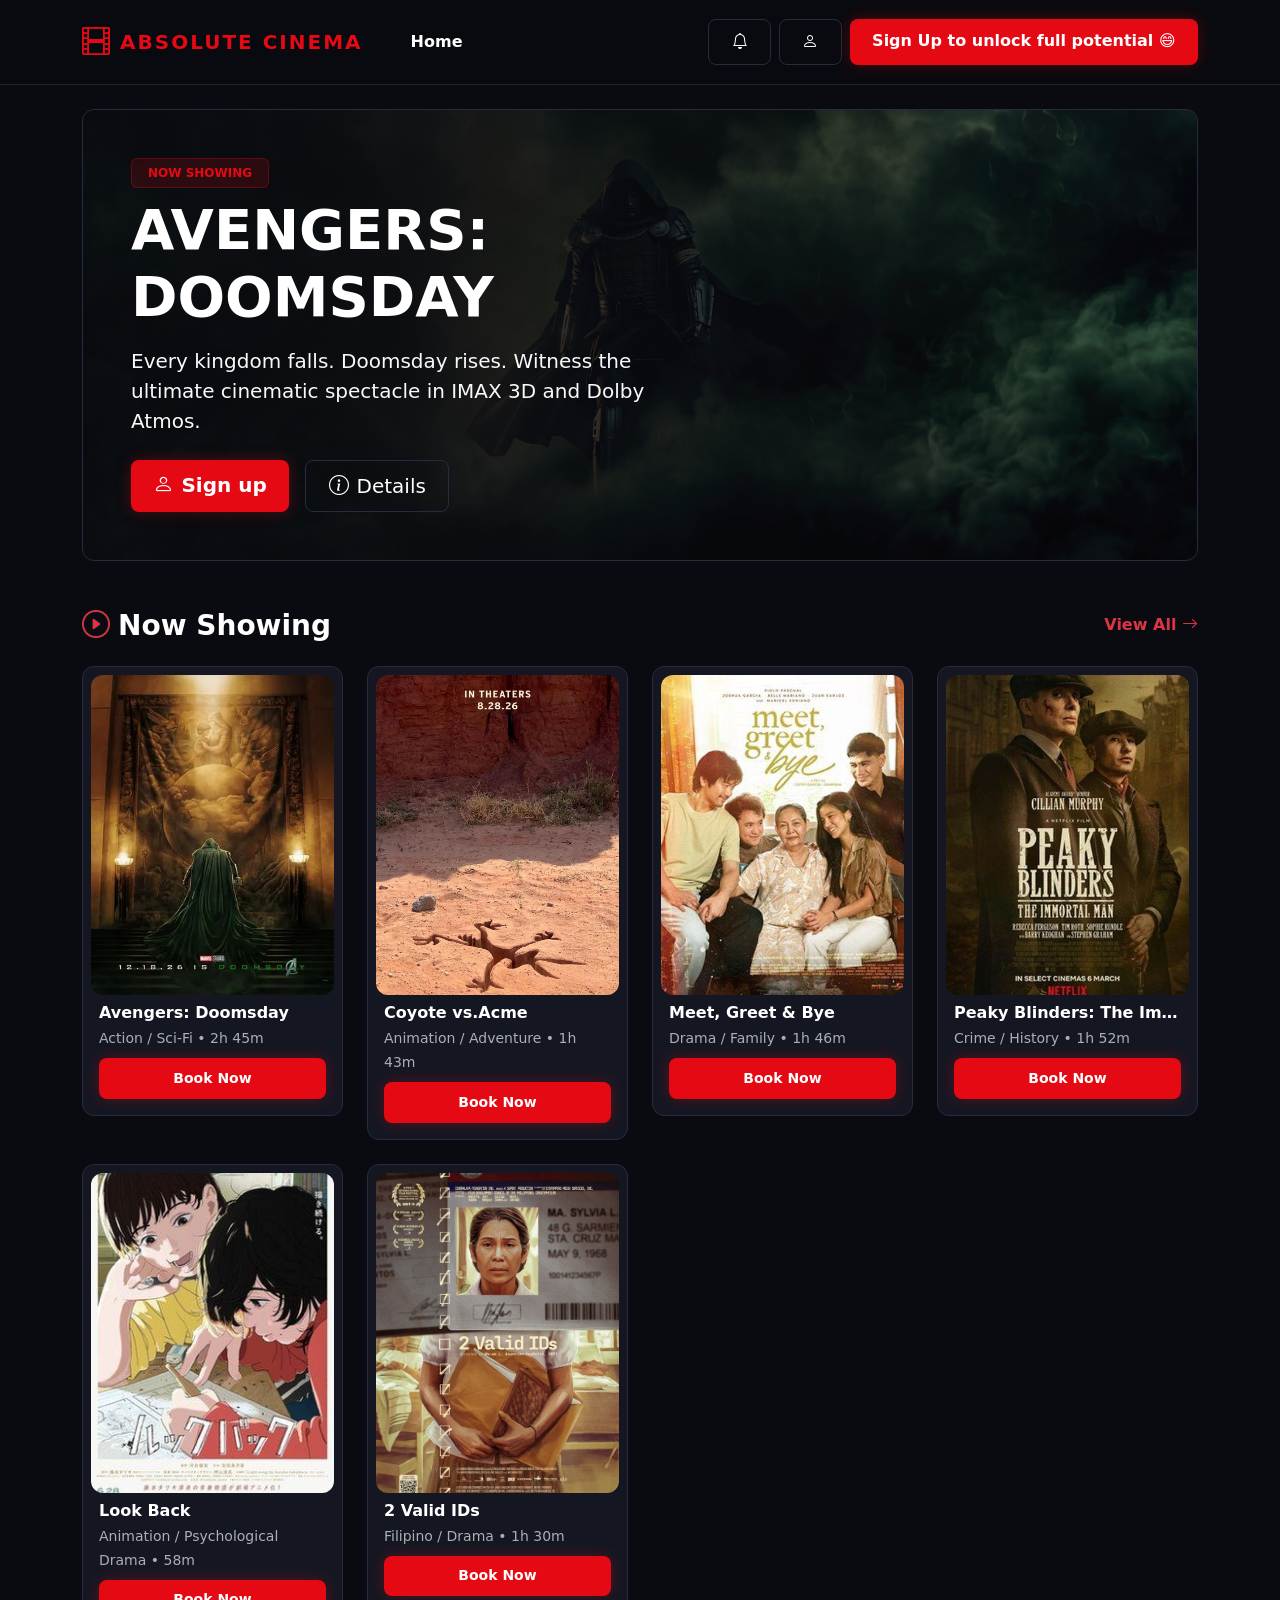
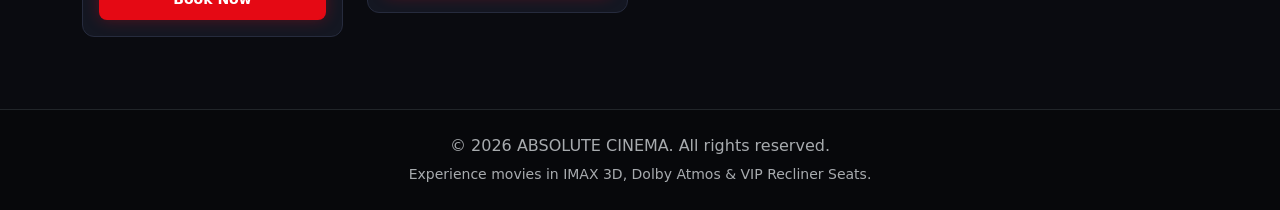
<file: index.html>
<!DOCTYPE html>
<html lang="en" data-bs-theme="dark">
<head>
  <meta charset="UTF-8">
  <meta name="viewport" content="width=device-width, initial-scale=1.0">
  <title>ABSOLUTE CINEMA</title>
  <link href="https://cdn.jsdelivr.net/npm/bootstrap@5.3.2/dist/css/bootstrap.min.css" rel="stylesheet">
  <link href="https://cdn.jsdelivr.net/npm/bootstrap-icons@1.11.1/font/bootstrap-icons.css" rel="stylesheet">
  <link rel="stylesheet" href="css/style.css">
</head>
<body>
  <!-- Navigation Header -->
  <nav class="navbar navbar-expand-lg sticky-top border-bottom border-dark py-3" style="background-color: rgba(10,11,16,0.95); backdrop-filter: blur(10px);">
    <div class="container">
      <a class="navbar-brand cinema-brand d-flex align-items-center gap-2" href="index.html">
        <i class="bi bi-film fs-3"></i> ABSOLUTE CINEMA
      </a>
      <button class="navbar-toggler" type="button" data-bs-toggle="collapse" data-bs-target="#navContent">
        <span class="navbar-toggler-icon"></span>
      </button>
      <div class="collapse navbar-collapse" id="navContent">
        <ul class="navbar-nav me-auto mb-2 mb-lg-0 ms-lg-4">
          <li class="nav-item"><a class="nav-link active fw-bold text-white" href="index.html">Home</a></li>  
        </ul>
        <div class="d-flex gap-2">
          <a href="signup.html" class="btn btn-cinema-outline position-relative"><i class="bi bi-bell"></i></a>
          <a href="signup.html" class="btn btn-cinema-outline"><i class="bi bi-person"></i></a>
          <a href="signup.html" class="btn btn-cinema">Sign Up to unlock full potential 😄</a>
        </div>
      </div>
    </div>
  </nav>

<main class="py-4">

  <!-- Hero Featured Banner -->
				<div class="container">	  
				  <div class="bg-cinema-card p-4 p-md-5 mb-5 overflow-hidden position-relative" style="background: linear-gradient(90deg, rgba(10,11,16,0.95) 30%, rgba(10,11,16,0.4)), url('images/doomsday_landscape.jpg') center/cover;">
				    <div class="row align-items-center">
				      <div class="col-lg-7">
				        <span class="badge badge-format mb-2 px-3 py-2">NOW SHOWING</span>
				        <h1 class="display-4 fw-bold text-white mb-3">AVENGERS: DOOMSDAY</h1>
				        <p class="lead text-light mb-4">Every kingdom falls. Doomsday rises. Witness the ultimate cinematic spectacle in IMAX 3D and Dolby Atmos.</p>
				        <div class="d-flex gap-3">
				          <a href="signup.html" class="btn btn-cinema btn-lg"><i class="bi bi-person me-2"></i>Sign up</a>
				          <a href="movie-detai1.html?id=avengers-doomsday" class="btn btn-cinema-outline btn-lg"><i class="bi bi-info-circle me-2"></i>Details</a>
				        </div>
				      </div>
				    </div>
				  </div>
				
				  <!-- Now Showing Section -->
				  <div class="d-flex justify-content-between align-items-center mb-4">
				    <h3 class="fw-bold m-0"><i class="bi bi-play-circle text-danger me-2"></i>Now Showing</h3>
				    <a href="signup.html" class="text-danger text-decoration-none fw-semibold">View All <i class="bi bi-arrow-right"></i></a>
				  </div>
				
				  <div class="row g-4 mb-5">
				    <div class="col-6 col-md-4 col-lg-3">
				      <div class="poster-card bg-cinema-card p-2">
				        <a href="movie-detai1.html?id=avengers-doomsday"><img src="images/avengersdoomsday.jpg" class="poster-img" alt="Poster"></a>
				        <div class="p-2">
				          <h6 class="fw-bold mb-1 text-truncate">Avengers: Doomsday</h6>
				          <small class="text-muted">Action / Sci-Fi • 2h 45m</small>
				          <a href="signup.html" class="btn btn-cinema btn-sm w-100 mt-2">Book Now</a>
				        </div>
				      </div>
				    </div>
				    <div class="col-6 col-md-4 col-lg-3">
				      <div class="poster-card bg-cinema-card p-2">
				        <a href="movie-detai1.html?id=coyote-vs-acme"><img src="images/coyotevsacme.jpg" class="poster-img" alt="Poster"></a>
				        <div class="p-2">
				          <h6 class="fw-bold mb-1 text-truncate">Coyote vs.Acme</h6>
				          <small class="text-muted">Animation / Adventure • 1h 43m</small>
				          <a href="signup.html" class="btn btn-cinema btn-sm w-100 mt-2">Book Now</a>
				        </div>
				      </div>
				    </div>
				    <div class="col-6 col-md-4 col-lg-3">
				      <div class="poster-card bg-cinema-card p-2">
				        <a href="movie-detai1.html?id=meet-greet-bye"><img src="images/meetgreetbye.jpg" class="poster-img" alt="Poster"></a>
				        <div class="p-2">
				          <h6 class="fw-bold mb-1 text-truncate">Meet, Greet & Bye</h6>
				          <small class="text-muted">Drama / Family • 1h 46m</small>
				          <a href="signup.html" class="btn btn-cinema btn-sm w-100 mt-2">Book Now</a>
				        </div>
				      </div>
				    </div>
				    <div class="col-6 col-md-4 col-lg-3">
				      <div class="poster-card bg-cinema-card p-2">
				        <a href="movie-detai1.html?id=peaky-blinders"><img src="images/peakyblinders.jpg" class="poster-img" alt="Poster"></a>
				        <div class="p-2">
				          <h6 class="fw-bold mb-1 text-truncate">Peaky Blinders: The Immortal Man</h6>
				          <small class="text-muted">Crime / History • 1h 52m</small>
				          <a href="signup.html" class="btn btn-cinema btn-sm w-100 mt-2">Book Now</a>
				        </div>
				      </div>
				    </div>
				    <div class="col-6 col-md-4 col-lg-3">
				      <div class="poster-card bg-cinema-card p-2">
				        <a href="movie-detai1.html?id=look-back"><img src="images/lookback.jpg" class="poster-img" alt="Poster"></a>
				        <div class="p-2">
				          <h6 class="fw-bold mb-1 text-truncate">Look Back</h6>
				          <small class="text-muted">Animation / Psychological Drama • 58m</small>
				          <a href="signup.html" class="btn btn-cinema btn-sm w-100 mt-2">Book Now</a>
				        </div>
				      </div>
				    </div>
				    <div class="col-6 col-md-4 col-lg-3">
				      <div class="poster-card bg-cinema-card p-2">
				        <a href="movie-detai1.html?id=2-valid-ids"><img src="images/2validids.jpg" class="poster-img" alt="Poster"></a>
				        <div class="p-2">
				          <h6 class="fw-bold mb-1 text-truncate">2 Valid IDs</h6>
				          <small class="text-muted">Filipino / Drama • 1h 30m</small>
				          <a href="signup.html" class="btn btn-cinema btn-sm w-100 mt-2">Book Now</a>
				        </div>
				      </div>
				    </div>
				  </div>
				</div>
</main>
  
  <!-- Footer -->
  <footer class="border-top border-dark py-4 mt-auto" style="background-color: #07080b;">
    <div class="container text-center text-muted">
      <p class="mb-1">&copy; 2026 ABSOLUTE CINEMA. All rights reserved.</p>
      <small>Experience movies in IMAX 3D, Dolby Atmos & VIP Recliner Seats.</small>
    </div>
  </footer>
  <script src="https://cdn.jsdelivr.net/npm/bootstrap@5.3.2/dist/js/bootstrap.bundle.min.js"></script>
  <script src="js/main.js"></script>
</body>
</html>
</file>
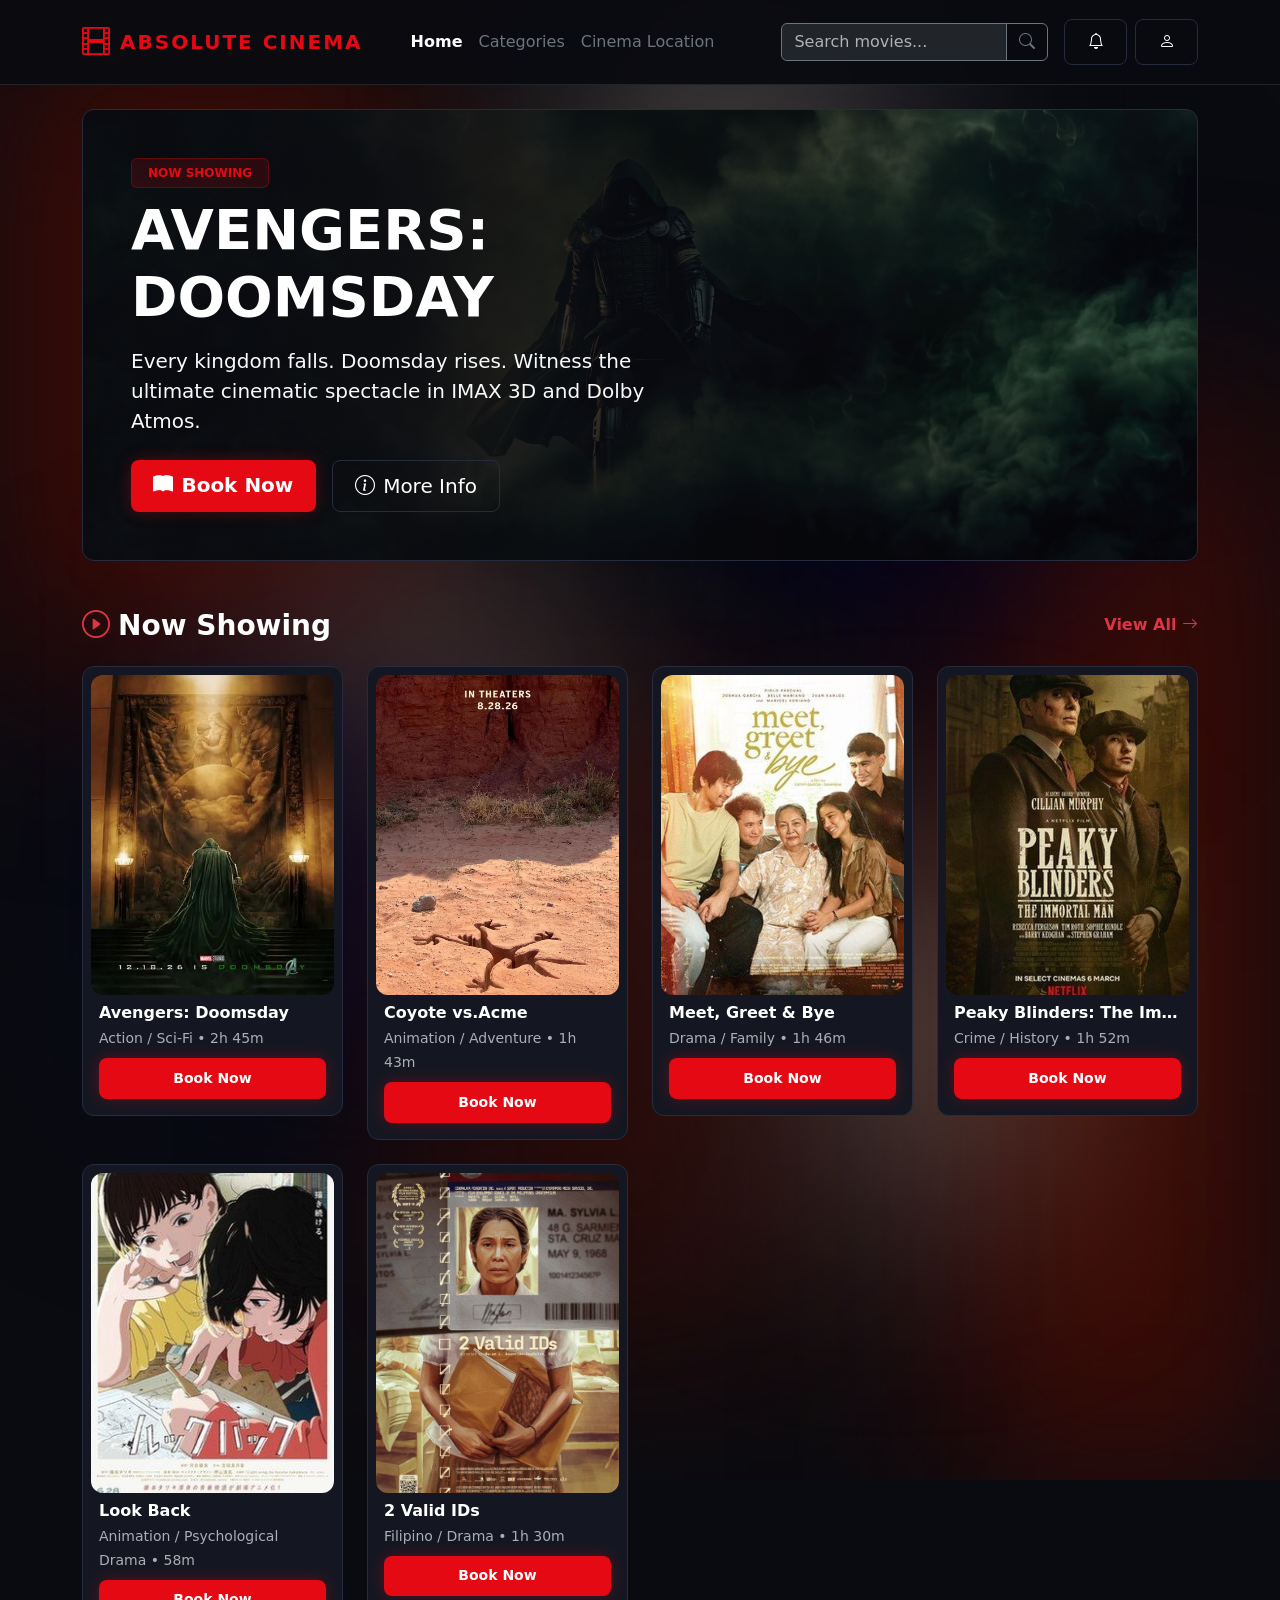
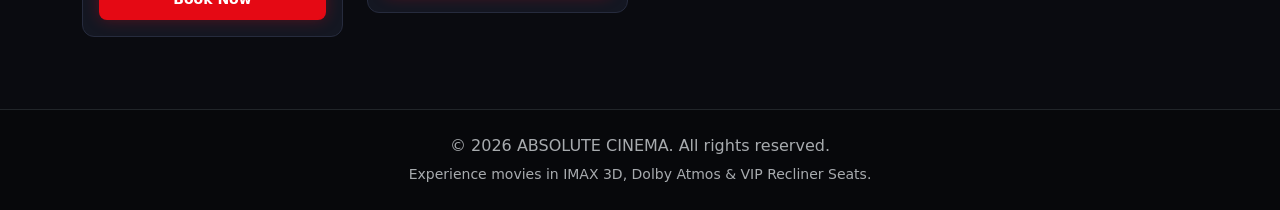
<file: browse.html>
<!DOCTYPE html>
<html lang="en" data-bs-theme="dark">
<head>
  <meta charset="UTF-8">
  <meta name="viewport" content="width=device-width, initial-scale=1.0">
  <title>ABSOLUTE CINEMA</title>
  <link href="https://cdn.jsdelivr.net/npm/bootstrap@5.3.2/dist/css/bootstrap.min.css" rel="stylesheet">
  <link href="https://cdn.jsdelivr.net/npm/bootstrap-icons@1.11.1/font/bootstrap-icons.css" rel="stylesheet">
  <link rel="stylesheet" href="css/style.css">
</head>
<body>

<div class="blur-background">
  <div class="blur-rect rect-1"></div>
  <div class="blur-rect rect-2"></div>
  <div class="blur-rect rect-3"></div>
  <div class="blur-rect rect-4"></div>
  <div class="blur-rect rect-5"></div>
  <div class="blur-rect rect-6"></div>
  <div class="blur-rect rect-7"></div>
  <div class="blur-rect rect-8"></div>
</div>

  <!-- Navigation Header -->
				<nav class="navbar navbar-expand-lg sticky-top border-bottom border-dark py-3" style="background-color: rgba(10,11,16,0.95); backdrop-filter: blur(10px);">
    <div class="container">
      <a class="navbar-brand cinema-brand d-flex align-items-center gap-2" href="browse.html">
        <i class="bi bi-film fs-3"></i> ABSOLUTE CINEMA
      </a>
      <button class="navbar-toggler" type="button" data-bs-toggle="collapse" data-bs-target="#navContent">
        <span class="navbar-toggler-icon"></span>
      </button>
      <div class="collapse navbar-collapse" id="navContent">
        <ul class="navbar-nav me-auto mb-2 mb-lg-0 ms-lg-4">
          <li class="nav-item"><a class="nav-link active fw-bold text-white" href="browse.html">Home</a></li>
          <li class="nav-item"><a class="nav-link text-secondary" href="categories.html">Categories</a></li>
          <li class="nav-item"><a class="nav-link text-secondary" href="location.html">Cinema Location</a></li>
        </ul>
        <form class="d-flex me-3" action="search.html" method="GET">
          <div class="input-group">
            <input class="form-control bg-dark text-light border-secondary" type="search" name="q" placeholder="Search movies...">
            <button class="btn btn-outline-secondary" type="submit"><i class="bi bi-search"></i></button>
          </div>
        </form>
        <div class="d-flex gap-2">
          <a href="notifications.html" class="btn btn-cinema-outline position-relative"><i class="bi bi-bell"></i></a>
          <a href="profile.html" class="btn btn-cinema-outline"><i class="bi bi-person"></i></a>
        </div>
      </div>
    </div>
  </nav>

<main class="py-4">
    
  <!-- Hero Featured Banner -->
  <div class="container">
    <div class="bg-cinema-card p-4 p-md-5 mb-5 overflow-hidden position-relative" style="background: linear-gradient(90deg, rgba(10,11,16,0.95) 30%, rgba(10,11,16,0.4)), url('images/doomsday_landscape.jpg') center/cover;">
      <div class="row align-items-center">
        <div class="col-lg-7">
          <span class="badge badge-format mb-2 px-3 py-2">NOW SHOWING</span>
          <h1 class="display-4 fw-bold text-white mb-3">AVENGERS: DOOMSDAY</h1>
          <p class="lead text-light mb-4">Every kingdom falls. Doomsday rises. Witness the ultimate cinematic spectacle in IMAX 3D and Dolby Atmos.</p>
          <div class="d-flex gap-3">
            <a href="showtime.html" class="btn btn-cinema btn-lg">
              <i class="bi bi-book-fill me-2"></i>Book Now
            </a>
            <a href="movie-detail.html" class="btn btn-cinema-outline btn-lg"><i class="bi bi-info-circle me-2"></i>More Info</a>
          </div>
        </div>
      </div>
    </div>
  
    <!-- Now Showing Section -->
    <div class="d-flex justify-content-between align-items-center mb-4">
      <h3 class="fw-bold m-0"><i class="bi bi-play-circle text-danger me-2"></i>Now Showing</h3>
      <a href="categories.html" class="text-danger text-decoration-none fw-semibold">View All <i class="bi bi-arrow-right"></i></a>
    </div>
  
    <div class="row g-4 mb-5">
      <div class="col-6 col-md-4 col-lg-3">
        <div class="poster-card bg-cinema-card p-2">
          <a href="movie-detail.html?id=avengers-doomsday"><img src="images/avengersdoomsday.jpg" class="poster-img" alt="Poster"></a>
          <div class="p-2">
            <h6 class="fw-bold mb-1 text-truncate">Avengers: Doomsday</h6>
            <small class="text-muted">Action / Sci-Fi • 2h 45m</small>
            <a href="showtime.html?id=avengers-doomsday" class="btn btn-cinema btn-sm w-100 mt-2">Book Now</a>
          </div>
        </div>
      </div>
      <div class="col-6 col-md-4 col-lg-3">
        <div class="poster-card bg-cinema-card p-2">
          <a href="movie-detail.html?id=coyote-vs-acme"><img src="images/coyotevsacme.jpg" class="poster-img" alt="Poster"></a>
          <div class="p-2">
            <h6 class="fw-bold mb-1 text-truncate">Coyote vs.Acme</h6>
            <small class="text-muted">Animation / Adventure • 1h 43m</small>
            <a href="showtime.html?id=coyote-vs-acme" class="btn btn-cinema btn-sm w-100 mt-2">Book Now</a>
          </div>
        </div>
      </div>
      <div class="col-6 col-md-4 col-lg-3">
        <div class="poster-card bg-cinema-card p-2">
          <a href="movie-detail.html?id=meet-greet-bye"><img src="images/meetgreetbye.jpg" class="poster-img" alt="Poster"></a>
          <div class="p-2">
            <h6 class="fw-bold mb-1 text-truncate">Meet, Greet & Bye</h6>
            <small class="text-muted">Drama / Family • 1h 46m</small>
            <a href="showtime.html?id=meet-greet-bye" class="btn btn-cinema btn-sm w-100 mt-2">Book Now</a>
          </div>
        </div>
      </div>
      <div class="col-6 col-md-4 col-lg-3">
        <div class="poster-card bg-cinema-card p-2">
          <a href="movie-detail.html?id=peaky-blinders"><img src="images/peakyblinders.jpg" class="poster-img" alt="Poster"></a>
          <div class="p-2">
            <h6 class="fw-bold mb-1 text-truncate">Peaky Blinders: The Immortal Man</h6>
            <small class="text-muted">Crime / History • 1h 52m</small>
            <a href="showtime.html?id=peaky-blinders" class="btn btn-cinema btn-sm w-100 mt-2">Book Now</a>
          </div>
        </div>
      </div>
      <div class="col-6 col-md-4 col-lg-3">
        <div class="poster-card bg-cinema-card p-2">
          <a href="movie-detail.html?id=look-back"><img src="images/lookback.jpg" class="poster-img" alt="Poster"></a>
          <div class="p-2">
            <h6 class="fw-bold mb-1 text-truncate">Look Back</h6>
            <small class="text-muted">Animation / Psychological Drama • 58m</small>
            <a href="showtime.html?id=look-back" class="btn btn-cinema btn-sm w-100 mt-2">Book Now</a>
          </div>
        </div>
      </div>
      <div class="col-6 col-md-4 col-lg-3">
        <div class="poster-card bg-cinema-card p-2">
          <a href="movie-detail.html?id=2-valid-ids"><img src="images/2validids.jpg" class="poster-img" alt="Poster"></a>
          <div class="p-2">
            <h6 class="fw-bold mb-1 text-truncate">2 Valid IDs</h6>
            <small class="text-muted">Filipino / Drama • 1h 30m</small>
            <a href="showtime.html?id=2-valid-ids" class="btn btn-cinema btn-sm w-100 mt-2">Book Now</a>
          </div>
        </div>
      </div>
    </div>
  </div>
  
</main>
  
  <!-- Footer -->
  <footer class="border-top border-dark py-4 mt-auto" style="background-color: #07080b;">
    <div class="container text-center text-muted">
      <p class="mb-1">&copy; 2026 ABSOLUTE CINEMA. All rights reserved.</p>
      <small>Experience movies in IMAX 3D, Dolby Atmos & VIP Recliner Seats.</small>
    </div>
  </footer>
  <script src="https://cdn.jsdelivr.net/npm/bootstrap@5.3.2/dist/js/bootstrap.bundle.min.js"></script>
  <script src="js/main.js"></script>
</body>
</html>
</file>
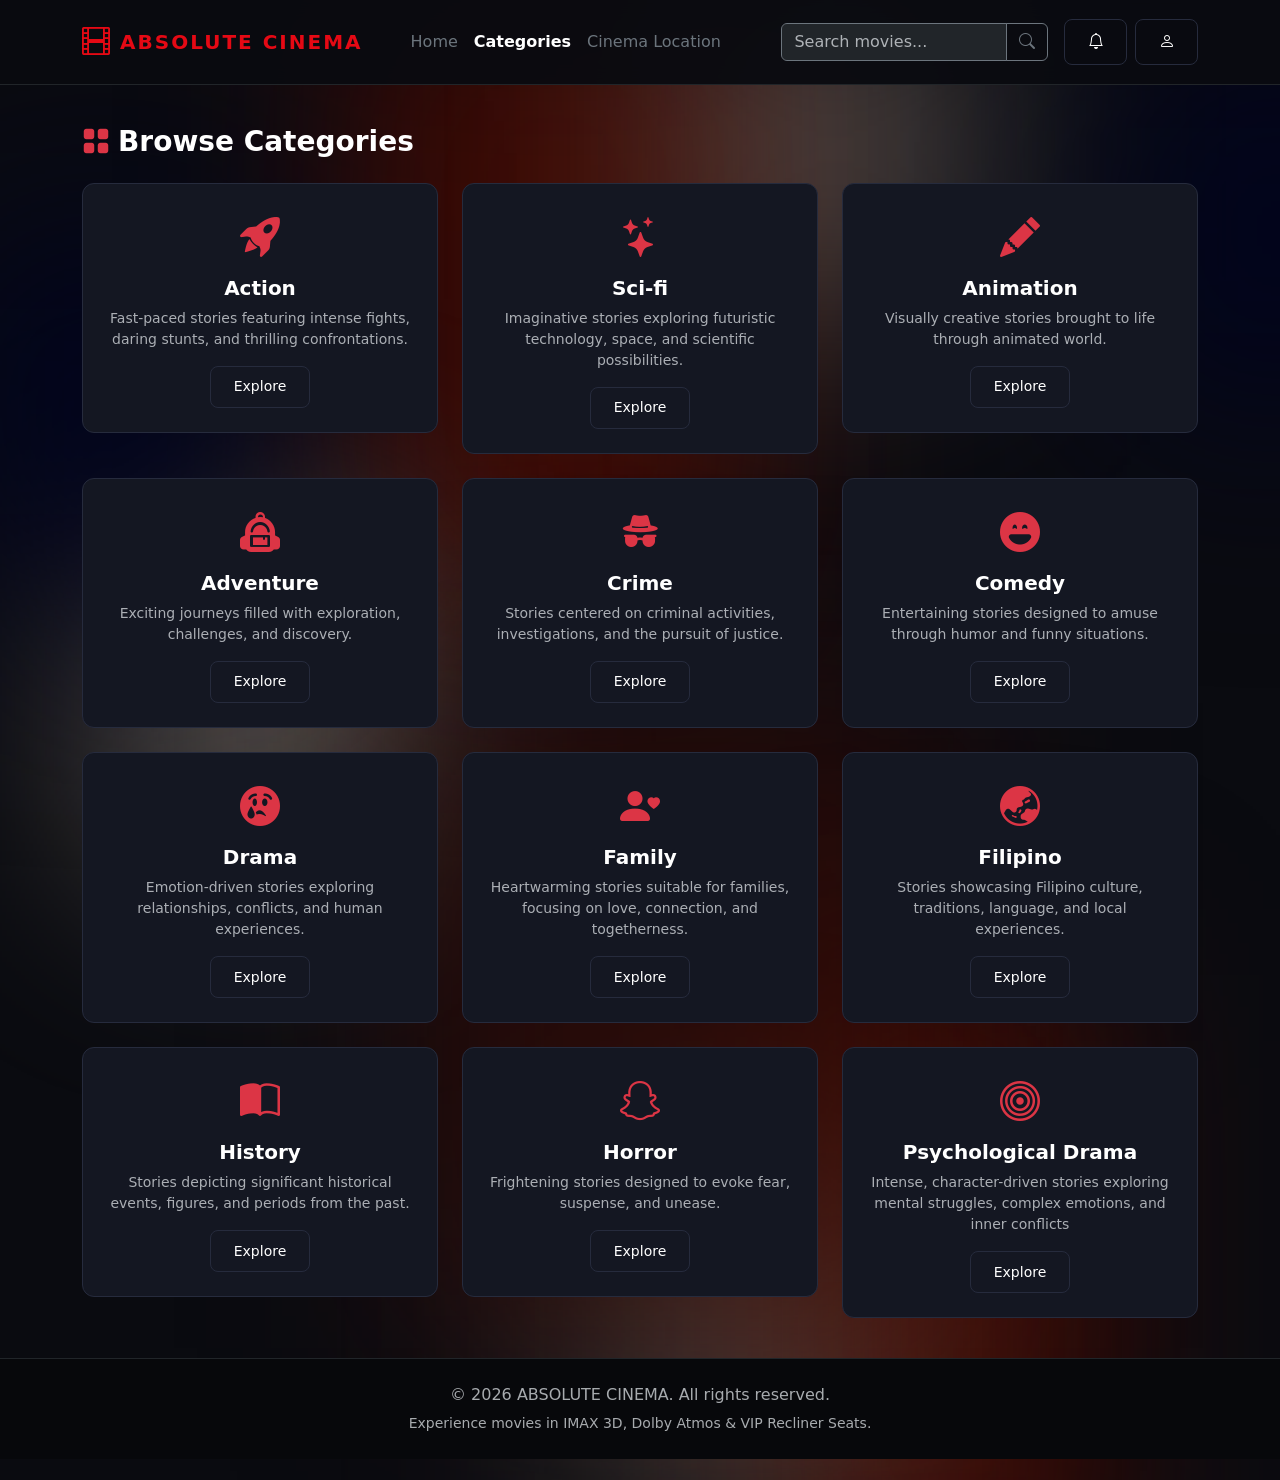
<file: categories.html>
<!DOCTYPE html>
<html lang="en" data-bs-theme="dark">
<head>
  <meta charset="UTF-8">
  <meta name="viewport" content="width=device-width, initial-scale=1.0">
  <title>ABSOLUTE CINEMA</title>
  <link href="https://cdn.jsdelivr.net/npm/bootstrap@5.3.2/dist/css/bootstrap.min.css" rel="stylesheet">
  <link href="https://cdn.jsdelivr.net/npm/bootstrap-icons@1.11.1/font/bootstrap-icons.css" rel="stylesheet">
  <link rel="stylesheet" href="css/style.css">
</head>
<body>

<div class="blur-background variant-3">
  <div class="blur-rect rect-1"></div>
  <div class="blur-rect rect-2"></div>
  <div class="blur-rect rect-3"></div>
  <div class="blur-rect rect-4"></div>
  <div class="blur-rect rect-5"></div>
  <div class="blur-rect rect-6"></div>
  <div class="blur-rect rect-7"></div>
  <div class="blur-rect rect-8"></div>
</div>

  <!-- Navigation Header -->
  <nav class="navbar navbar-expand-lg sticky-top border-bottom border-dark py-3" style="background-color: rgba(10,11,16,0.95); backdrop-filter: blur(10px);">
    <div class="container">
      <a class="navbar-brand cinema-brand d-flex align-items-center gap-2" href="browse.html">
        <i class="bi bi-film fs-3"></i> ABSOLUTE CINEMA
      </a>
      <button class="navbar-toggler" type="button" data-bs-toggle="collapse" data-bs-target="#navContent">
        <span class="navbar-toggler-icon"></span>
      </button>
      <div class="collapse navbar-collapse" id="navContent">
        <ul class="navbar-nav me-auto mb-2 mb-lg-0 ms-lg-4">
          <li class="nav-item"><a class="nav-link text-secondary" href="browse.html">Home</a></li>
          <li class="nav-item"><a class="nav-link active fw-bold text-white" href="categories.html">Categories</a></li>
          <li class="nav-item"><a class="nav-link text-secondary" href="location.html">Cinema Location</a></li>
        </ul>
        <form class="d-flex me-3" action="search.html" method="GET">
          <div class="input-group">
            <input class="form-control bg-dark text-light border-secondary" type="search" name="q" placeholder="Search movies...">
            <button class="btn btn-outline-secondary" type="submit"><i class="bi bi-search"></i></button>
          </div>
        </form>
        <div class="d-flex gap-2">
          <a href="notifications.html" class="btn btn-cinema-outline position-relative"><i class="bi bi-bell"></i></a>
          <a href="profile.html" class="btn btn-cinema-outline"><i class="bi bi-person"></i></a>
        </div>
      </div>
    </div>
  </nav>
  <main class="py-4">

<div class="container py-3">
  <h3 class="fw-bold mb-4"><i class="bi bi-grid-fill text-danger me-2"></i>Browse Categories</h3>
  <div class="row g-4">
    <div class="col-md-4">
      <div class="bg-cinema-card p-4 text-center">
        <i class="bi bi-rocket-takeoff-fill fs-1 text-danger"></i>
        <h5 class="fw-bold mt-2">Action</h5>
        <p class="text-muted small">Fast-paced stories featuring intense fights, daring stunts, and thrilling confrontations.</p>
        <a href="search.html?q=Action" class="btn btn-cinema-outline btn-sm">Explore</a>
      </div>
    </div>
    <div class="col-md-4">
      <div class="bg-cinema-card p-4 text-center">
        <i class="bi bi-stars fs-1 text-danger"></i>
        <h5 class="fw-bold mt-2">Sci-fi</h5>
        <p class="text-muted small">Imaginative stories exploring futuristic technology, space, and scientific possibilities.</p>
        <a href="search.html?q=Sci-Fi" class="btn btn-cinema-outline btn-sm">Explore</a>
      </div>
    </div>
    <div class="col-md-4">
      <div class="bg-cinema-card p-4 text-center">
        <i class="bi bi-pencil-fill fs-1 text-danger"></i>
        <h5 class="fw-bold mt-2">Animation</h5>
        <p class="text-muted small">Visually creative stories brought to life through animated world.</p>
        <a href="search.html?q=Animation" class="btn btn-cinema-outline btn-sm">Explore</a>
      </div>
    </div>
    <div class="col-md-4">
      <div class="bg-cinema-card p-4 text-center">
        <i class="bi bi-backpack2-fill fs-1 text-danger"></i>
        <h5 class="fw-bold mt-2">Adventure</h5>
        <p class="text-muted small">Exciting journeys filled with exploration, challenges, and discovery.</p>
        <a href="search.html?q=Adventure" class="btn btn-cinema-outline btn-sm">Explore</a>
      </div>
    </div>
    <div class="col-md-4">
      <div class="bg-cinema-card p-4 text-center">
        <i class="bi bi-incognito fs-1 text-danger"></i>
        <h5 class="fw-bold mt-2">Crime</h5>
        <p class="text-muted small">Stories centered on criminal activities, investigations, and the pursuit of justice.</p>
        <a href="search.html?q=Crime" class="btn btn-cinema-outline btn-sm">Explore</a>
      </div>
    </div>
    <div class="col-md-4">
      <div class="bg-cinema-card p-4 text-center">
        <i class="bi bi-emoji-laughing-fill fs-1 text-danger"></i>
        <h5 class="fw-bold mt-2">Comedy</h5>
        <p class="text-muted small">Entertaining stories designed to amuse through humor and funny situations.</p>
        <a href="search.html?q=Comedy" class="btn btn-cinema-outline btn-sm">Explore</a>
      </div>
    </div>
    <div class="col-md-4">
      <div class="bg-cinema-card p-4 text-center">
        <i class="bi bi-emoji-tear-fill fs-1 text-danger"></i>
        <h5 class="fw-bold mt-2">Drama</h5>
        <p class="text-muted small">Emotion-driven stories exploring relationships, conflicts, and human experiences.</p>
        <a href="search.html?q=Drama" class="btn btn-cinema-outline btn-sm">Explore</a>
      </div>
    </div>
    <div class="col-md-4">
      <div class="bg-cinema-card p-4 text-center">
        <i class="bi bi-person-heart fs-1 text-danger"></i>
        <h5 class="fw-bold mt-2">Family</h5>
        <p class="text-muted small">Heartwarming stories suitable for families, focusing on love, connection, and togetherness.</p>
        <a href="search.html?q=Family" class="btn btn-cinema-outline btn-sm">Explore</a>
      </div>
    </div>
    <div class="col-md-4">
      <div class="bg-cinema-card p-4 text-center">
        <i class="bi bi-globe-asia-australia fs-1 text-danger"></i>
        <h5 class="fw-bold mt-2">Filipino</h5>
        <p class="text-muted small">Stories showcasing Filipino culture, traditions, language, and local experiences.</p>
        <a href="search.html?q=Filipino" class="btn btn-cinema-outline btn-sm">Explore</a>
      </div>
    </div>
    <div class="col-md-4">
      <div class="bg-cinema-card p-4 text-center">
        <i class="bi bi-book-half fs-1 text-danger"></i>
        <h5 class="fw-bold mt-2">History</h5>
        <p class="text-muted small">Stories depicting significant historical events, figures, and periods from the past.</p>
        <a href="search.html?q=History" class="btn btn-cinema-outline btn-sm">Explore</a>
      </div>
    </div>
    <div class="col-md-4">
      <div class="bg-cinema-card p-4 text-center">
        <i class="bi bi-snapchat fs-1 text-danger"></i>
        <h5 class="fw-bold mt-2">Horror</h5>
        <p class="text-muted small">Frightening stories designed to evoke fear, suspense, and unease.</p>
        <a href="search.html?q=Horror" class="btn btn-cinema-outline btn-sm">Explore</a>
      </div>
    </div>
    <div class="col-md-4">
      <div class="bg-cinema-card p-4 text-center">
        <i class="bi bi-bullseye fs-1 text-danger"></i>
        <h5 class="fw-bold mt-2">Psychological Drama</h5>
        <p class="text-muted small">Intense, character-driven stories exploring mental struggles, complex emotions, and inner conflicts</p>
        <a href="search.html?q=Psychological%20Drama" class="btn btn-cinema-outline btn-sm">Explore</a>
      </div>
    </div>
  </div>
</div>
  </main>
  <!-- Footer -->
  <footer class="border-top border-dark py-4 mt-auto" style="background-color: #07080b;">
    <div class="container text-center text-muted">
      <p class="mb-1">&copy; 2026 ABSOLUTE CINEMA. All rights reserved.</p>
      <small>Experience movies in IMAX 3D, Dolby Atmos & VIP Recliner Seats.</small>
    </div>
  </footer>
  <script src="https://cdn.jsdelivr.net/npm/bootstrap@5.3.2/dist/js/bootstrap.bundle.min.js"></script>
  <script src="js/main.js"></script>
</body>
</html>
</file>
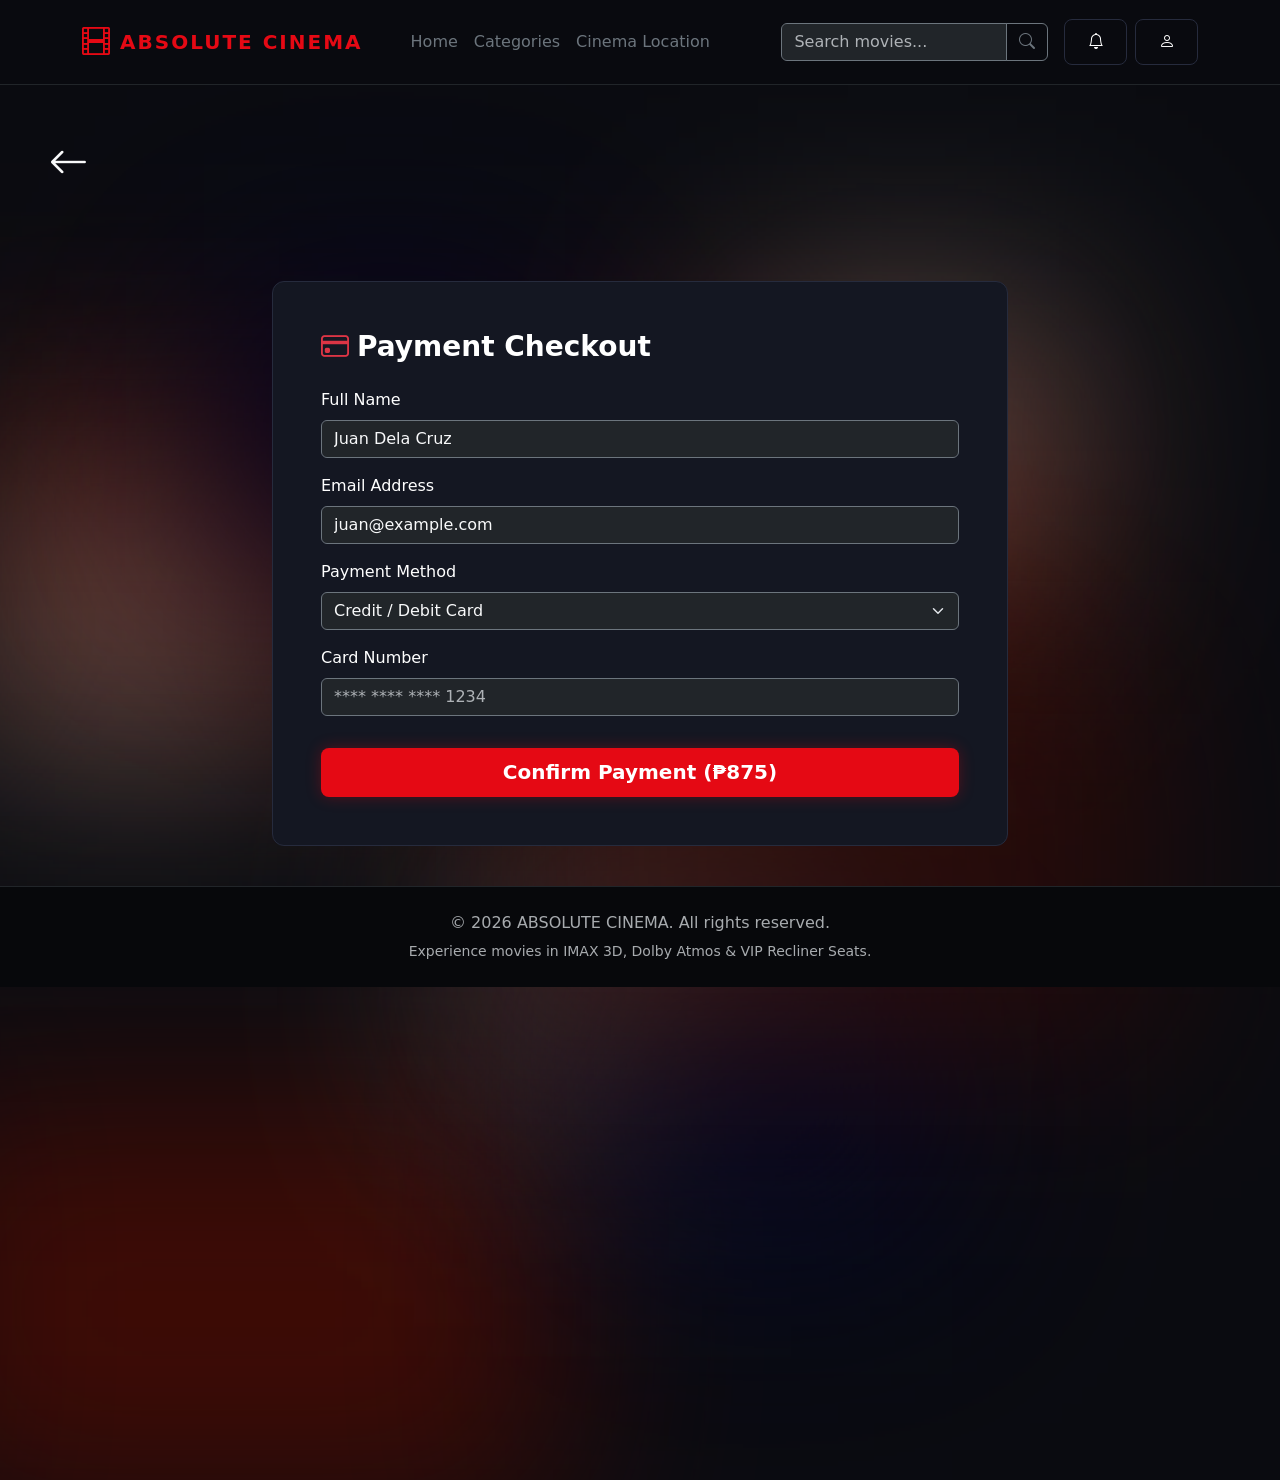
<file: checkout.html>
<!DOCTYPE html>
<html lang="en" data-bs-theme="dark">
<head>
  <meta charset="UTF-8">
  <meta name="viewport" content="width=device-width, initial-scale=1.0">
  <title>ABSOLUTE CINEMA</title>
  <link href="https://cdn.jsdelivr.net/npm/bootstrap@5.3.2/dist/css/bootstrap.min.css" rel="stylesheet">
  <link href="https://cdn.jsdelivr.net/npm/bootstrap-icons@1.11.1/font/bootstrap-icons.css" rel="stylesheet">
  <link rel="stylesheet" href="css/style.css">
</head>
<body>
  
<div class="blur-background variant-2">
  <div class="blur-rect rect-1"></div>
  <div class="blur-rect rect-2"></div>
  <div class="blur-rect rect-3"></div>
  <div class="blur-rect rect-4"></div>
  <div class="blur-rect rect-5"></div>
  <div class="blur-rect rect-6"></div>
  <div class="blur-rect rect-7"></div>
  <div class="blur-rect rect-8"></div>
</div>

  <!-- Navigation Header -->
  <nav class="navbar navbar-expand-lg sticky-top border-bottom border-dark py-3" style="background-color: rgba(10,11,16,0.95); backdrop-filter: blur(10px);">
    <div class="container">
      <a class="navbar-brand cinema-brand d-flex align-items-center gap-2" href="browse.html">
        <i class="bi bi-film fs-3"></i> ABSOLUTE CINEMA
      </a>
      <button class="navbar-toggler" type="button" data-bs-toggle="collapse" data-bs-target="#navContent">
        <span class="navbar-toggler-icon"></span>
      </button>
      <div class="collapse navbar-collapse" id="navContent">
        <ul class="navbar-nav me-auto mb-2 mb-lg-0 ms-lg-4">
          <li class="nav-item"><a class="nav-link text-secondary" href="browse.html">Home</a></li>
          <li class="nav-item"><a class="nav-link text-secondary" href="categories.html">Categories</a></li>
          <li class="nav-item"><a class="nav-link text-secondary" href="location.html">Cinema Location</a></li>
        </ul>
        <form class="d-flex me-3" action="search.html" method="GET">
          <div class="input-group">
            <input class="form-control bg-dark text-light border-secondary" type="search" name="q" placeholder="Search movies...">
            <button class="btn btn-outline-secondary" type="submit"><i class="bi bi-search"></i></button>
          </div>
        </form>
        <div class="d-flex gap-2">
          <a href="notifications.html" class="btn btn-cinema-outline position-relative"><i class="bi bi-bell"></i></a>
          <a href="profile.html" class="btn btn-cinema-outline"><i class="bi bi-person"></i></a>
        </div>
      </div>
    </div>
  </nav>
  
<div class="p-5"><a href="select-seats.html" class="link-light"><i class="bi bi-arrow-left fs-1"></i></a></div>

<main class="py-4">

<div class="container py-3">
  <div class="row justify-content-center">
    <div class="col-md-8">
      <div class="bg-cinema-card p-4 p-md-5">
        <h3 class="fw-bold mb-4"><i class="bi bi-credit-card text-danger me-2"></i>Payment Checkout</h3>
        <form id="checkout-form" action="confirmation.html">
          <div class="mb-3">
            <label class="form-label">Full Name</label>
            <input type="text" class="form-control bg-dark text-light border-secondary" value="Juan Dela Cruz" required>
          </div>
          <div class="mb-3">
            <label class="form-label">Email Address</label>
            <input type="email" class="form-control bg-dark text-light border-secondary" value="juan@example.com" required>
          </div>
          <div class="mb-3">
            <label class="form-label">Payment Method</label>
            <select class="form-select bg-dark text-light border-secondary">
              <option>Credit / Debit Card</option>
              <option>GCash / E-Wallet</option>
              <option>PayPal</option>
            </select>
          </div>
          <div class="mb-3">
            <label class="form-label">Card Number</label>
            <input type="text" class="form-control bg-dark text-light border-secondary" placeholder="**** **** **** 1234" required>
          </div>
          <button id="checkout-submit-btn" type="submit" class="btn btn-cinema w-100 btn-lg mt-3">Confirm Payment (₱0)</button>
        </form>
      </div>
    </div>
  </div>
</div>
  </main>
  <!-- Footer -->
  <footer class="border-top border-dark py-4 mt-auto" style="background-color: #07080b;">
    <div class="container text-center text-muted">
      <p class="mb-1">&copy; 2026 ABSOLUTE CINEMA. All rights reserved.</p>
      <small>Experience movies in IMAX 3D, Dolby Atmos & VIP Recliner Seats.</small>
    </div>
  </footer>
  <script src="https://cdn.jsdelivr.net/npm/bootstrap@5.3.2/dist/js/bootstrap.bundle.min.js"></script>
  <script src="js/main.js"></script>
</body>
</html>
</file>
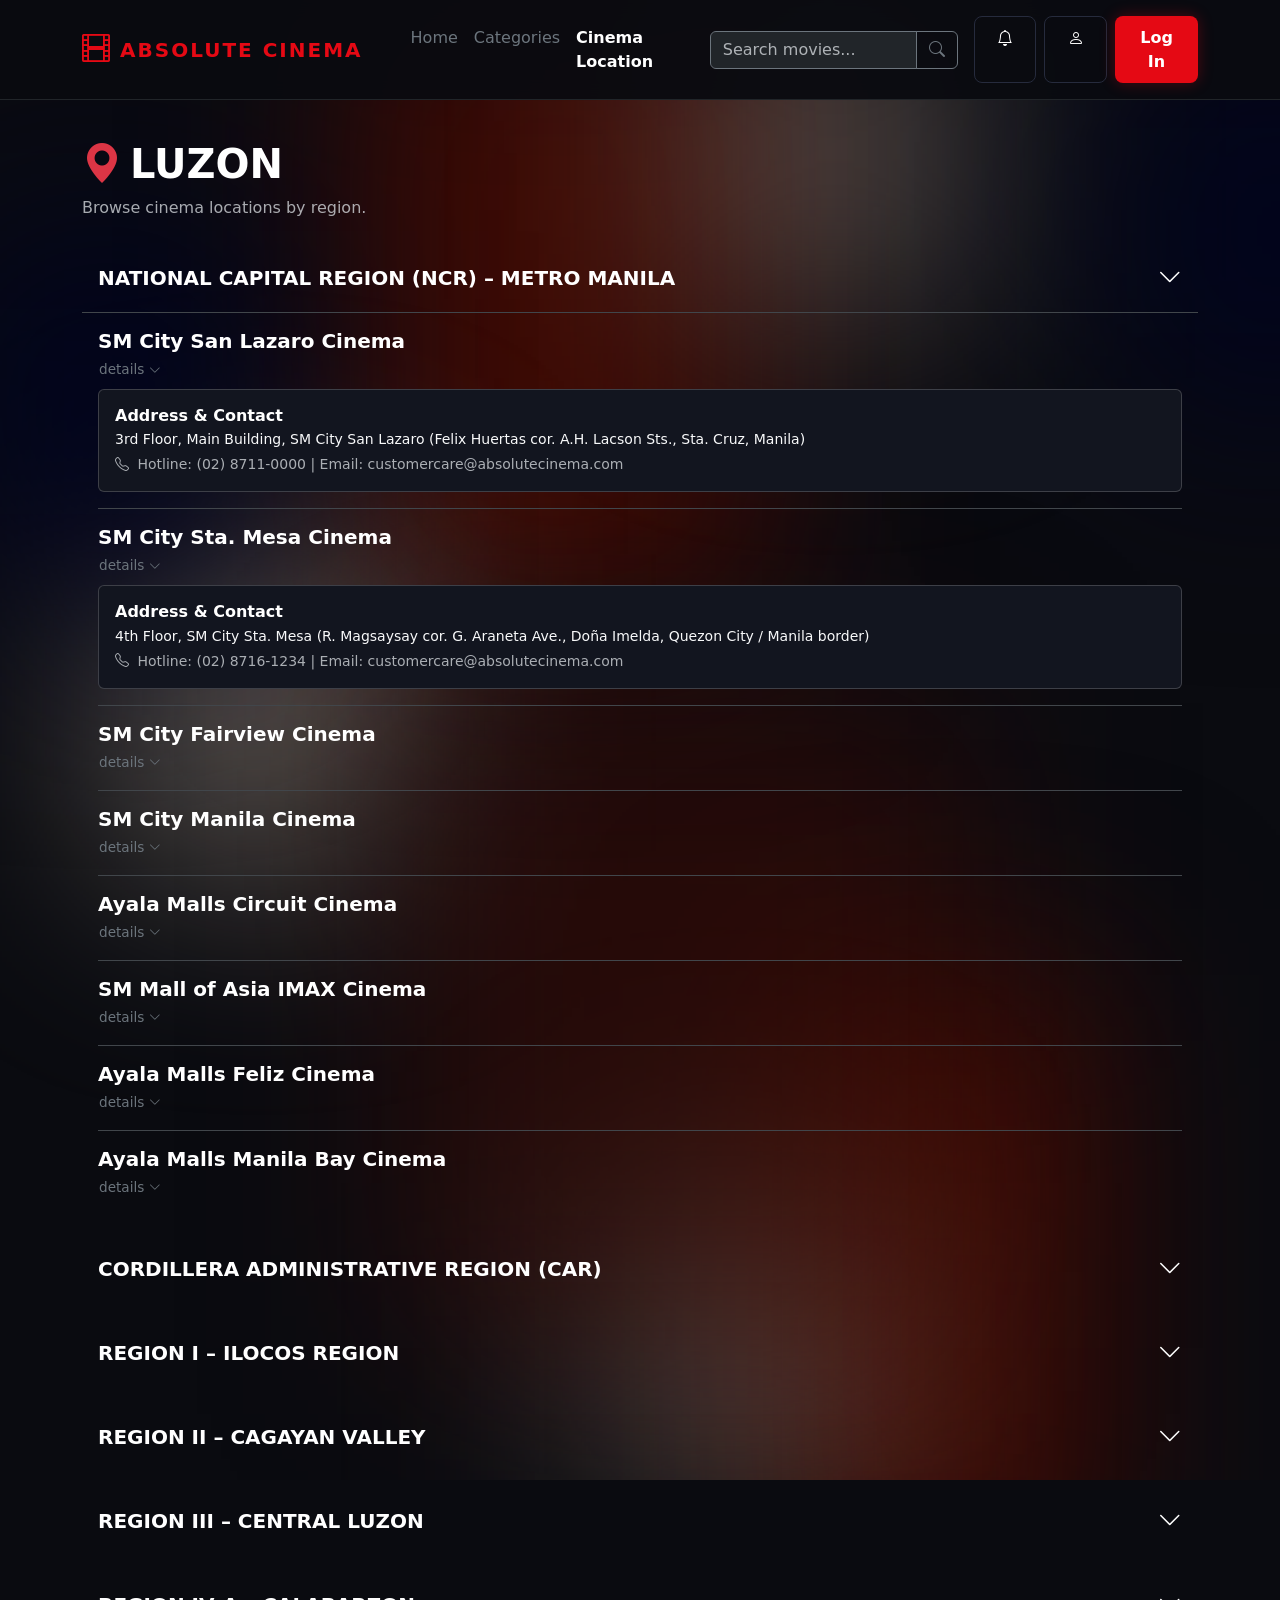
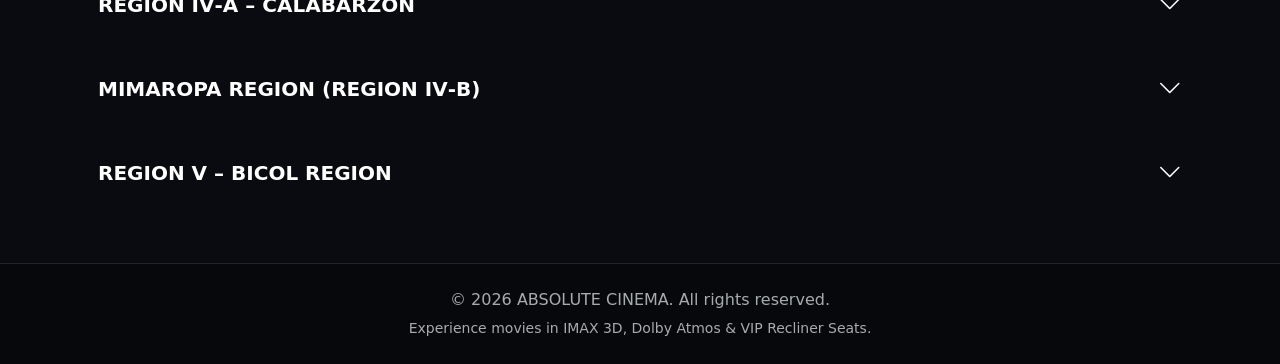
<file: location.html>
<!DOCTYPE html>
<html lang="en" data-bs-theme="dark">
<head>
  <meta charset="UTF-8">
  <meta name="viewport" content="width=device-width, initial-scale=1.0">
  <title>ABSOLUTE CINEMA</title>
  <link href="https://cdn.jsdelivr.net/npm/bootstrap@5.3.2/dist/css/bootstrap.min.css" rel="stylesheet">
  <link href="https://cdn.jsdelivr.net/npm/bootstrap-icons@1.11.1/font/bootstrap-icons.css" rel="stylesheet">
  <link rel="stylesheet" href="css/style.css">
</head>
<body>

<div class="blur-background variant-3">
  <div class="blur-rect rect-1"></div>
  <div class="blur-rect rect-2"></div>
  <div class="blur-rect rect-3"></div>
  <div class="blur-rect rect-4"></div>
  <div class="blur-rect rect-5"></div>
  <div class="blur-rect rect-6"></div>
  <div class="blur-rect rect-7"></div>
  <div class="blur-rect rect-8"></div>
</div>

  <!-- Navigation Header -->
  <nav class="navbar navbar-expand-lg sticky-top border-bottom border-dark py-3" style="background-color: rgba(10,11,16,0.95); backdrop-filter: blur(10px);">
    <div class="container">
      <a class="navbar-brand cinema-brand d-flex align-items-center gap-2" href="browse.html">
        <i class="bi bi-film fs-3"></i> ABSOLUTE CINEMA
      </a>
      <button class="navbar-toggler" type="button" data-bs-toggle="collapse" data-bs-target="#navContent">
        <span class="navbar-toggler-icon"></span>
      </button>
      <div class="collapse navbar-collapse" id="navContent">
        <ul class="navbar-nav me-auto mb-2 mb-lg-0 ms-lg-4">
          <li class="nav-item"><a class="nav-link text-secondary" href="browse.html">Home</a></li>
          <li class="nav-item"><a class="nav-link text-secondary" href="categories.html">Categories</a></li>
          <li class="nav-item"><a class="nav-link active fw-bold text-white" href="location.html">Cinema Location</a></li>
        </ul>
        <form class="d-flex me-3" action="search.html" method="GET">
          <div class="input-group">
            <input class="form-control bg-dark text-light border-secondary" type="search" name="q" placeholder="Search movies...">
            <button class="btn btn-outline-secondary" type="submit"><i class="bi bi-search"></i></button>
          </div>
        </form>
        <div class="d-flex gap-2">
          <a href="notifications.html" class="btn btn-cinema-outline position-relative"><i class="bi bi-bell"></i></a>
          <a href="profile.html" class="btn btn-cinema-outline"><i class="bi bi-person"></i></a>
          <a href="login.html" class="btn btn-cinema">Log In</a>
        </div>
      </div>
    </div>
  </nav>
  

<main class="py-4">
  <div class="container py-3">
    <header class="mb-4">
      <h1 class="fw-bold mb-2"><i class="bi bi-geo-alt-fill text-danger me-2"></i>LUZON</h1>
      <p class="text-muted mb-0">Browse cinema locations by region.</p>
    </header>

    <div class="cinema-region-card mb-3">
      <!-- 1. NCR Region Dropdown -->
      <button class="cinema-region-toggle w-100 d-flex justify-content-between align-items-center p-3" type="button" data-bs-toggle="collapse" data-bs-target="#collapseNCR" aria-expanded="true" aria-controls="collapseNCR">
        <span class="fw-bold text-uppercase fs-5">National Capital Region (NCR) – Metro Manila</span>
        <i class="bi bi-chevron-down toggle-icon fs-4"></i>
      </button>

      <div id="collapseNCR" class="collapse show">
        <div class="cinema-branch-list p-3 border-top border-secondary-subtle">

          <!-- SM City San Lazaro Cinema -->
          <div class="branch-item border-bottom border-secondary-subtle pb-3 mb-3">
            <h5 class="fw-bold mb-1">SM City San Lazaro Cinema</h5>
            <button class="btn btn-link text-secondary p-0 text-decoration-none btn-details-toggle" type="button" data-bs-toggle="collapse" data-bs-target="#details-san-lazaro" aria-expanded="true">
              details <i class="bi bi-chevron-down small"></i>
            </button>
            <div id="details-san-lazaro" class="collapse show branch-details-content mt-2 p-3 rounded">
              <h6 class="fw-bold mb-1">Address & Contact</h6>
              <p class="mb-1 text-light small">3rd Floor, Main Building, SM City San Lazaro (Felix Huertas cor. A.H. Lacson Sts., Sta. Cruz, Manila)</p>
              <p class="mb-0 text-muted small"><i class="bi bi-telephone me-1"></i> Hotline: (02) 8711-0000 | Email: customercare@absolutecinema.com</p>
            </div>
          </div>

          <!-- SM City Sta. Mesa Cinema -->
          <div class="branch-item border-bottom border-secondary-subtle pb-3 mb-3">
            <h5 class="fw-bold mb-1">SM City Sta. Mesa Cinema</h5>
            <button class="btn btn-link text-secondary p-0 text-decoration-none btn-details-toggle" type="button" data-bs-toggle="collapse" data-bs-target="#details-sta-mesa" aria-expanded="true">
              details <i class="bi bi-chevron-down small"></i>
            </button>
            <div id="details-sta-mesa" class="collapse show branch-details-content mt-2 p-3 rounded">
              <h6 class="fw-bold mb-1">Address & Contact</h6>
              <p class="mb-1 text-light small">4th Floor, SM City Sta. Mesa (R. Magsaysay cor. G. Araneta Ave., Doña Imelda, Quezon City / Manila border)</p>
              <p class="mb-0 text-muted small"><i class="bi bi-telephone me-1"></i> Hotline: (02) 8716-1234 | Email: customercare@absolutecinema.com</p>
            </div>
          </div>

          <!-- SM Fairview -->
          <div class="branch-item border-bottom border-secondary-subtle pb-3 mb-3">
            <h5 class="fw-bold mb-1">SM City Fairview Cinema</h5>
            <button class="btn btn-link text-secondary p-0 text-decoration-none btn-details-toggle" type="button" data-bs-toggle="collapse" data-bs-target="#details-sm-fairview" aria-expanded="false">
              details <i class="bi bi-chevron-down small"></i>
            </button>
            <div id="details-sm-fairview" class="collapse branch-details-content mt-2 p-3 rounded">
              <h6 class="fw-bold mb-1">Address & Contact</h6>
              <p class="mb-1 text-light small">3rd Floor, Main Building, SM City Fairview (Quirino Highway cor. Regalado Ave., Greater Lagro, Novaliches, Quezon City)</p>
              <p class="mb-0 text-muted small"><i class="bi bi-telephone me-1"></i> Hotline: (02) 8939-0123 | Email: customercare@absolutecinema.com</p>
            </div>
          </div>

          <!-- SM Manila -->
          <div class="branch-item border-bottom border-secondary-subtle pb-3 mb-3">
            <h5 class="fw-bold mb-1">SM City Manila Cinema</h5>
            <button class="btn btn-link text-secondary p-0 text-decoration-none btn-details-toggle" type="button" data-bs-toggle="collapse" data-bs-target="#details-sm-manila" aria-expanded="false">
              details <i class="bi bi-chevron-down small"></i>
            </button>
            <div id="details-sm-manila" class="collapse branch-details-content mt-2 p-3 rounded">
              <h6 class="fw-bold mb-1">Address & Contact</h6>
              <p class="mb-1 text-light small">4th Floor, SM City Manila (Concepcion cor. Arroceros and San Marcelino Sts., Ermita, Manila)</p>
              <p class="mb-0 text-muted small"><i class="bi bi-telephone me-1"></i> Hotline: (02) 8523-7000 | Email: customercare@absolutecinema.com</p>
            </div>
          </div>

          <!-- Ayala Circuit -->
          <div class="branch-item border-bottom border-secondary-subtle pb-3 mb-3">
            <h5 class="fw-bold mb-1">Ayala Malls Circuit Cinema</h5>
            <button class="btn btn-link text-secondary p-0 text-decoration-none btn-details-toggle" type="button" data-bs-toggle="collapse" data-bs-target="#details-ayala-circuit" aria-expanded="false">
              details <i class="bi bi-chevron-down small"></i>
            </button>
            <div id="details-ayala-circuit" class="collapse branch-details-content mt-2 p-3 rounded">
              <h6 class="fw-bold mb-1">Address & Contact</h6>
              <p class="mb-1 text-light small">Level 4, Ayala Malls Circuit (Circuit Makati, Brgy. Carmona, Makati City)</p>
              <p class="mb-0 text-muted small"><i class="bi bi-telephone me-1"></i> Hotline: (02) 7759-8000 | Email: customercare@absolutecinema.com</p>
            </div>
          </div>

          <!-- MOA IMAX -->
          <div class="branch-item border-bottom border-secondary-subtle pb-3 mb-3">
            <h5 class="fw-bold mb-1">SM Mall of Asia IMAX Cinema</h5>
            <button class="btn btn-link text-secondary p-0 text-decoration-none btn-details-toggle" type="button" data-bs-toggle="collapse" data-bs-target="#details-moa-imax" aria-expanded="false">
              details <i class="bi bi-chevron-down small"></i>
            </button>
            <div id="details-moa-imax" class="collapse branch-details-content mt-2 p-3 rounded">
              <h6 class="fw-bold mb-1">Address & Contact</h6>
              <p class="mb-1 text-light small">2nd Floor, Entertainment Mall, SM Mall of Asia (SM Central Business Park, Bay City, Pasay City)</p>
              <p class="mb-0 text-muted small"><i class="bi bi-telephone me-1"></i> Hotline: (02) 8556-0123 | Email: customercare@absolutecinema.com</p>
            </div>
          </div>

          <!-- Ayala Feliz -->
          <div class="branch-item border-bottom border-secondary-subtle pb-3 mb-3">
            <h5 class="fw-bold mb-1">Ayala Malls Feliz Cinema</h5>
            <button class="btn btn-link text-secondary p-0 text-decoration-none btn-details-toggle" type="button" data-bs-toggle="collapse" data-bs-target="#details-ayala-feliz" aria-expanded="false">
              details <i class="bi bi-chevron-down small"></i>
            </button>
            <div id="details-ayala-feliz" class="collapse branch-details-content mt-2 p-3 rounded">
              <h6 class="fw-bold mb-1">Address & Contact</h6>
              <p class="mb-1 text-light small">Level 5, Ayala Malls Feliz (Marcos Highway cor. J.P. Rizal St., Brgy. Dela Paz, Pasig City)</p>
              <p class="mb-0 text-muted small"><i class="bi bi-telephone me-1"></i> Hotline: (02) 7901-5000 | Email: customercare@absolutecinema.com</p>
            </div>
          </div>

          <!-- Ayala Manila Bay -->
          <div class="branch-item pb-1">
            <h5 class="fw-bold mb-1">Ayala Malls Manila Bay Cinema</h5>
            <button class="btn btn-link text-secondary p-0 text-decoration-none btn-details-toggle" type="button" data-bs-toggle="collapse" data-bs-target="#details-ayala-manila-bay" aria-expanded="false">
              details <i class="bi bi-chevron-down small"></i>
            </button>
            <div id="details-ayala-manila-bay" class="collapse branch-details-content mt-2 p-3 rounded">
              <h6 class="fw-bold mb-1">Address & Contact</h6>
              <p class="mb-1 text-light small">Level 4, Ayala Malls Manila Bay (Macapagal Blvd. cor. Aseana Ave., Parañaque City)</p>
              <p class="mb-0 text-muted small"><i class="bi bi-telephone me-1"></i> Hotline: (02) 7795-7000 | Email: customercare@absolutecinema.com</p>
            </div>
          </div>

        </div>
      </div>
    </div>

    <!-- 2. CAR -->
    <div class="cinema-region-card mb-3">
      <button class="cinema-region-toggle w-100 d-flex justify-content-between align-items-center p-3 collapsed" type="button" data-bs-toggle="collapse" data-bs-target="#collapseCAR" aria-expanded="false" aria-controls="collapseCAR">
        <span class="fw-bold text-uppercase fs-5">Cordillera Administrative Region (CAR)</span>
        <i class="bi bi-chevron-down toggle-icon fs-4"></i>
      </button>
      <div id="collapseCAR" class="collapse">
        <div class="p-3 text-muted border-top border-secondary-subtle">
          No active cinema branches available in this region.
        </div>
      </div>
    </div>

    <!-- 3. Region I -->
    <div class="cinema-region-card mb-3">
      <button class="cinema-region-toggle w-100 d-flex justify-content-between align-items-center p-3 collapsed" type="button" data-bs-toggle="collapse" data-bs-target="#collapseRegion1" aria-expanded="false" aria-controls="collapseRegion1">
        <span class="fw-bold text-uppercase fs-5">Region I – Ilocos Region</span>
        <i class="bi bi-chevron-down toggle-icon fs-4"></i>
      </button>
      <div id="collapseRegion1" class="collapse">
        <div class="p-3 text-muted border-top border-secondary-subtle">
          No active cinema branches available in this region.
        </div>
      </div>
    </div>

    <!-- 4. Region II -->
    <div class="cinema-region-card mb-3">
      <button class="cinema-region-toggle w-100 d-flex justify-content-between align-items-center p-3 collapsed" type="button" data-bs-toggle="collapse" data-bs-target="#collapseRegion2" aria-expanded="false" aria-controls="collapseRegion2">
        <span class="fw-bold text-uppercase fs-5">Region II – Cagayan Valley</span>
        <i class="bi bi-chevron-down toggle-icon fs-4"></i>
      </button>
      <div id="collapseRegion2" class="collapse">
        <div class="p-3 text-muted border-top border-secondary-subtle">
          No active cinema branches available in this region.
        </div>
      </div>
    </div>

    <!-- 5. Region III -->
    <div class="cinema-region-card mb-3">
      <button class="cinema-region-toggle w-100 d-flex justify-content-between align-items-center p-3 collapsed" type="button" data-bs-toggle="collapse" data-bs-target="#collapseRegion3" aria-expanded="false" aria-controls="collapseRegion3">
        <span class="fw-bold text-uppercase fs-5">Region III – Central Luzon</span>
        <i class="bi bi-chevron-down toggle-icon fs-4"></i>
      </button>
      <div id="collapseRegion3" class="collapse">
        <div class="p-3 text-muted border-top border-secondary-subtle">
          No active cinema branches available in this region.
        </div>
      </div>
    </div>

    <!-- 6. Region IV-A -->
    <div class="cinema-region-card mb-3">
      <button class="cinema-region-toggle w-100 d-flex justify-content-between align-items-center p-3 collapsed" type="button" data-bs-toggle="collapse" data-bs-target="#collapseCalabarzon" aria-expanded="false" aria-controls="collapseCalabarzon">
        <span class="fw-bold text-uppercase fs-5">Region IV‑A – CALABARZON</span>
        <i class="bi bi-chevron-down toggle-icon fs-4"></i>
      </button>
      <div id="collapseCalabarzon" class="collapse">
        <div class="p-3 text-muted border-top border-secondary-subtle">
          No active cinema branches available in this region.
        </div>
      </div>
    </div>

    <!-- 7. MIMAROPA -->
    <div class="cinema-region-card mb-3">
      <button class="cinema-region-toggle w-100 d-flex justify-content-between align-items-center p-3 collapsed" type="button" data-bs-toggle="collapse" data-bs-target="#collapseMimaropa" aria-expanded="false" aria-controls="collapseMimaropa">
        <span class="fw-bold text-uppercase fs-5">MIMAROPA Region (Region IV‑B)</span>
        <i class="bi bi-chevron-down toggle-icon fs-4"></i>
      </button>
      <div id="collapseMimaropa" class="collapse">
        <div class="p-3 text-muted border-top border-secondary-subtle">
          No active cinema branches available in this region.
        </div>
      </div>
    </div>

    <!-- 8. Region V -->
    <div class="cinema-region-card mb-3">
      <button class="cinema-region-toggle w-100 d-flex justify-content-between align-items-center p-3 collapsed" type="button" data-bs-toggle="collapse" data-bs-target="#collapseRegion5" aria-expanded="false" aria-controls="collapseRegion5">
        <span class="fw-bold text-uppercase fs-5">Region V – Bicol Region</span>
        <i class="bi bi-chevron-down toggle-icon fs-4"></i>
      </button>
      <div id="collapseRegion5" class="collapse">
        <div class="p-3 text-muted border-top border-secondary-subtle">
          No active cinema branches available in this region.
        </div>
      </div>
    </div>

  </div>
</main>
  <!-- Footer -->
  <footer class="border-top border-dark py-4 mt-auto" style="background-color: #07080b;">
    <div class="container text-center text-muted">
      <p class="mb-1">&copy; 2026 ABSOLUTE CINEMA. All rights reserved.</p>
      <small>Experience movies in IMAX 3D, Dolby Atmos & VIP Recliner Seats.</small>
    </div>
  </footer>
  <script src="https://cdn.jsdelivr.net/npm/bootstrap@5.3.2/dist/js/bootstrap.bundle.min.js"></script>
  <script src="js/main.js"></script>
</body>
</html>
</file>
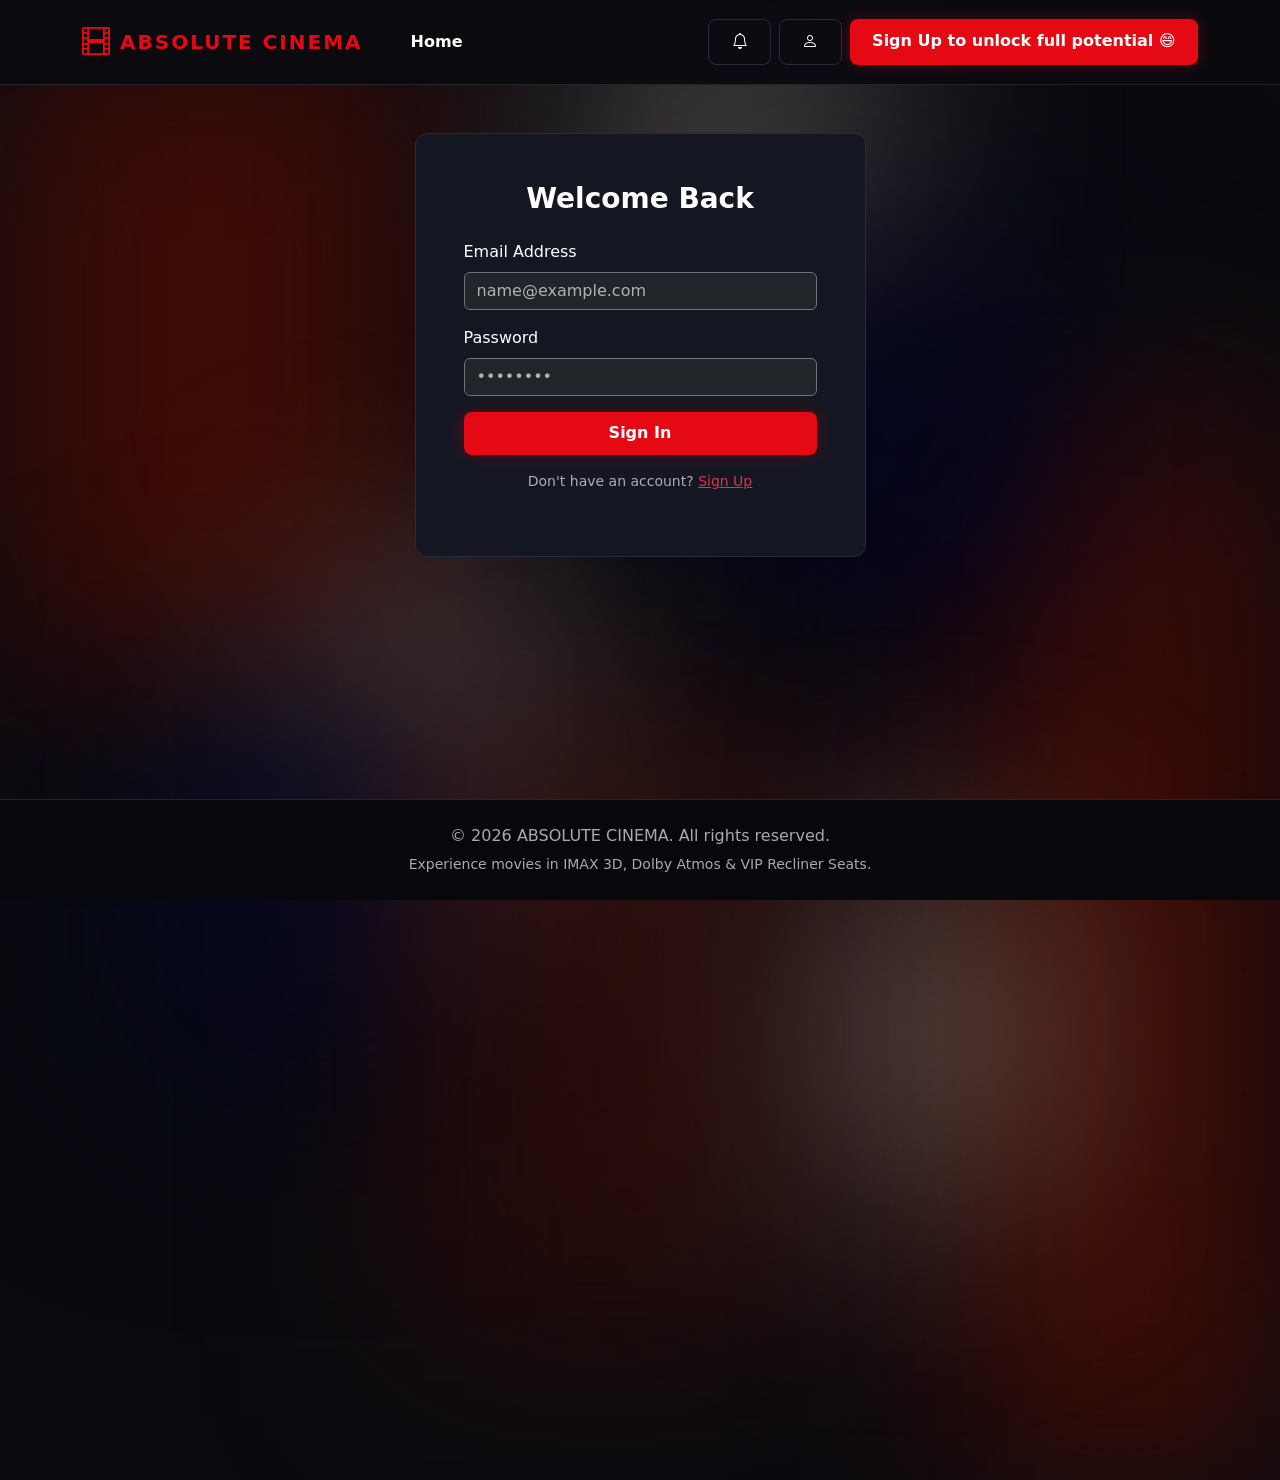
<file: login.html>
<!DOCTYPE html>
<html lang="en" data-bs-theme="dark">
<head>
  <meta charset="UTF-8">
  <meta name="viewport" content="width=device-width, initial-scale=1.0">
  <title>ABSOLUTE CINEMA</title>
  <link href="https://cdn.jsdelivr.net/npm/bootstrap@5.3.2/dist/css/bootstrap.min.css" rel="stylesheet">
  <link href="https://cdn.jsdelivr.net/npm/bootstrap-icons@1.11.1/font/bootstrap-icons.css" rel="stylesheet">
  <link rel="stylesheet" href="css/style.css">
</head>
<body>
  
<div class="blur-background">
  <div class="blur-rect rect-1"></div>
  <div class="blur-rect rect-2"></div>
  <div class="blur-rect rect-3"></div>
  <div class="blur-rect rect-4"></div>
  <div class="blur-rect rect-5"></div>
  <div class="blur-rect rect-6"></div>
  <div class="blur-rect rect-7"></div>
  <div class="blur-rect rect-8"></div>
</div>

  <!-- Navigation Header -->
<nav class="navbar navbar-expand-lg sticky-top border-bottom border-dark py-3" style="background-color: rgba(10,11,16,0.95); backdrop-filter: blur(10px);">
    <div class="container">
      <a class="navbar-brand cinema-brand d-flex align-items-center gap-2" href="index.html">
        <i class="bi bi-film fs-3"></i> ABSOLUTE CINEMA
      </a>
      <button class="navbar-toggler" type="button" data-bs-toggle="collapse" data-bs-target="#navContent">
        <span class="navbar-toggler-icon"></span>
      </button>
      <div class="collapse navbar-collapse" id="navContent">
        <ul class="navbar-nav me-auto mb-2 mb-lg-0 ms-lg-4">
          <li class="nav-item"><a class="nav-link active fw-bold text-white" href="index.html">Home</a></li>  
        </ul>
        <div class="d-flex gap-2">
          <a href="signup.html" class="btn btn-cinema-outline position-relative"><i class="bi bi-bell"></i></a>
          <a href="signup.html" class="btn btn-cinema-outline"><i class="bi bi-person"></i></a>
          <a href="signup.html" class="btn btn-cinema">Sign Up to unlock full potential 😄</a>
        </div>
      </div>
    </div>
  </nav>
  <main class="py-4">

<div class="container py-4">
  <div class="row justify-content-center">
    <div class="col-md-5">
      <div class="bg-cinema-card p-4 p-md-5">
        <h3 class="fw-bold mb-4 text-center">Welcome Back</h3>
        <form action="browse.html">
          <div class="mb-3">
            <label class="form-label">Email Address</label>
            <input type="email" class="form-control bg-dark text-light border-secondary" placeholder="name@example.com" required>
          </div>
          <div class="mb-3">
            <label class="form-label">Password</label>
            <input type="password" class="form-control bg-dark text-light border-secondary" placeholder="••••••••" required>
          </div>
          <button type="submit" class="btn btn-cinema w-100 mb-3">Sign In</button>
          <p class="text-center text-muted small">Don't have an account? <a href="signup.html" class="text-danger">Sign Up</a></p>
        </form>
      </div>
    </div>
  </div>
</div>
  </main>
  <!-- Footer -->
  <footer class="border-top border-dark py-4 mt-auto" style="background-color: #07080b;">
    <div class="container text-center text-muted">
      <p class="mb-1">&copy; 2026 ABSOLUTE CINEMA. All rights reserved.</p>
      <small>Experience movies in IMAX 3D, Dolby Atmos & VIP Recliner Seats.</small>
    </div>
  </footer>
  <script src="https://cdn.jsdelivr.net/npm/bootstrap@5.3.2/dist/js/bootstrap.bundle.min.js"></script>
  <script src="js/main.js"></script>
</body>
</html>
</file>
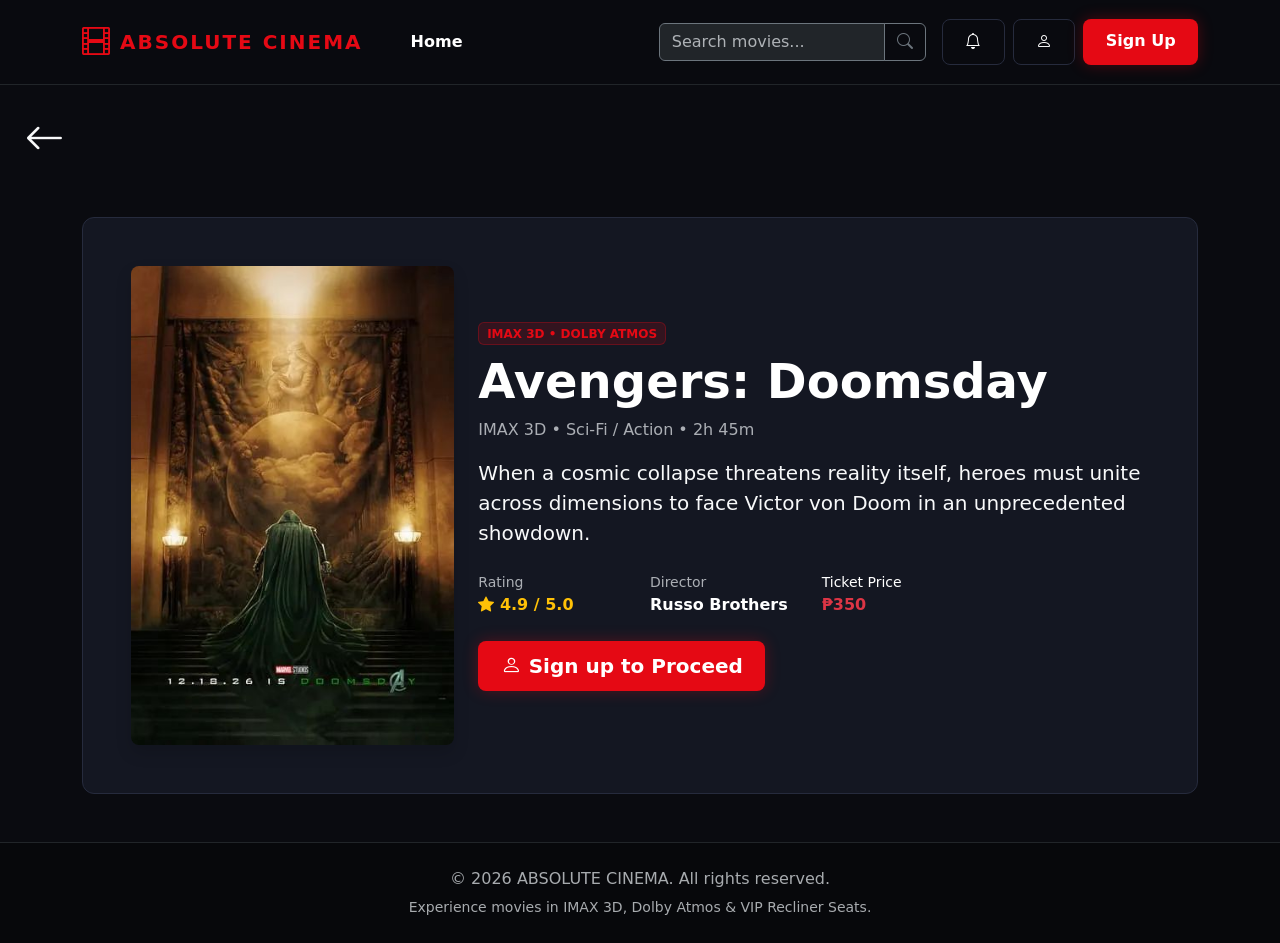
<file: movie-detai1.html>
<!DOCTYPE html>
<html lang="en" data-bs-theme="dark">
<head>
  <meta charset="UTF-8">
  <meta name="viewport" content="width=device-width, initial-scale=1.0">
  <title>ABSOLUTE CINEMA</title>
  <link href="https://cdn.jsdelivr.net/npm/bootstrap@5.3.2/dist/css/bootstrap.min.css" rel="stylesheet">
  <link href="https://cdn.jsdelivr.net/npm/bootstrap-icons@1.11.1/font/bootstrap-icons.css" rel="stylesheet">
  <link rel="stylesheet" href="css/style.css">
</head>
<body>
  <!-- Navigation Header -->
  <nav class="navbar navbar-expand-lg sticky-top border-bottom border-dark py-3" style="background-color: rgba(10,11,16,0.95); backdrop-filter: blur(10px);">
    <div class="container">
      <a class="navbar-brand cinema-brand d-flex align-items-center gap-2" href="index.html">
        <i class="bi bi-film fs-3"></i> ABSOLUTE CINEMA
      </a>
      <button class="navbar-toggler" type="button" data-bs-toggle="collapse" data-bs-target="#navContent">
        <span class="navbar-toggler-icon"></span>
      </button>
      <div class="collapse navbar-collapse" id="navContent">
        <ul class="navbar-nav me-auto mb-2 mb-lg-0 ms-lg-4">
          <li class="nav-item"><a class="nav-link active fw-bold text-white" href="index.html">Home</a></li>  
        </ul>
        <form class="d-flex me-3" action="search.html" method="GET">
          <div class="input-group">
            <input class="form-control bg-dark text-light border-secondary" type="search" name="q" placeholder="Search movies...">
            <button class="btn btn-outline-secondary" type="submit"><i class="bi bi-search"></i></button>
          </div>
        </form>
        <div class="d-flex gap-2">
          <a href="signup.html" class="btn btn-cinema-outline position-relative"><i class="bi bi-bell"></i></a>
          <a href="signup.html" class="btn btn-cinema-outline"><i class="bi bi-person"></i></a>
          <a href="signup.html" class="btn btn-cinema">Sign Up</a>
        </div>
      </div>
    </div>
  </nav>

<div class="p-4"><a href="index.html" class="link-light"><i class="bi bi-arrow-left fs-1"></i></a></div>
  
<main class="py-4">

    <div class="container">
      <div class="bg-cinema-card p-4 p-md-5 mb-4">
        <div class="row g-4 align-items-center">
          <div class="col-md-4">
            <img id="detail-img" src="" class="img-fluid rounded-3 shadow" alt="Movie Poster">
          </div>
          <div class="col-md-8">
            <span id="detail-format" class="badge badge-format mb-2"></span>
            <h1 id="detail-title" class="display-5 fw-bold mb-2"></h1>
            <p id="detail-meta" class="text-muted mb-3"></p>
            <p id="detail-description" class="lead text-light mb-4"></p>
            <div class="row g-3 mb-4">
              <div class="col-6 col-sm-3">
                <small class="text-muted d-block">Rating</small>
                <span id="detail-rating" class="fw-bold text-warning"></span>
              </div>
              <div class="col-6 col-sm-3">
                <small class="text-muted d-block">Director</small>
                <span id="detail-director" class="fw-bold"></span>
              </div>
              <div class="col-6 col-sm-3">
                <small class="text d-block">Ticket Price</small>
                <span id="detail-price" class="fw-bold text-danger"></span>
              </div>
            </div>
            <a href="signup.html" class="btn btn-cinema btn-lg"><i class="bi bi-person me-2"></i>Sign up to Proceed</a>
          </div>
  </div>
</div>
  </main>
  <!-- Footer -->
  <footer class="border-top border-dark py-4 mt-auto" style="background-color: #07080b;">
    <div class="container text-center text-muted">
      <p class="mb-1">&copy; 2026 ABSOLUTE CINEMA. All rights reserved.</p>
      <small>Experience movies in IMAX 3D, Dolby Atmos & VIP Recliner Seats.</small>
    </div>
  </footer>
  <script src="https://cdn.jsdelivr.net/npm/bootstrap@5.3.2/dist/js/bootstrap.bundle.min.js"></script>
  <script src="js/main.js"></script>
</body>
</html>
</file>
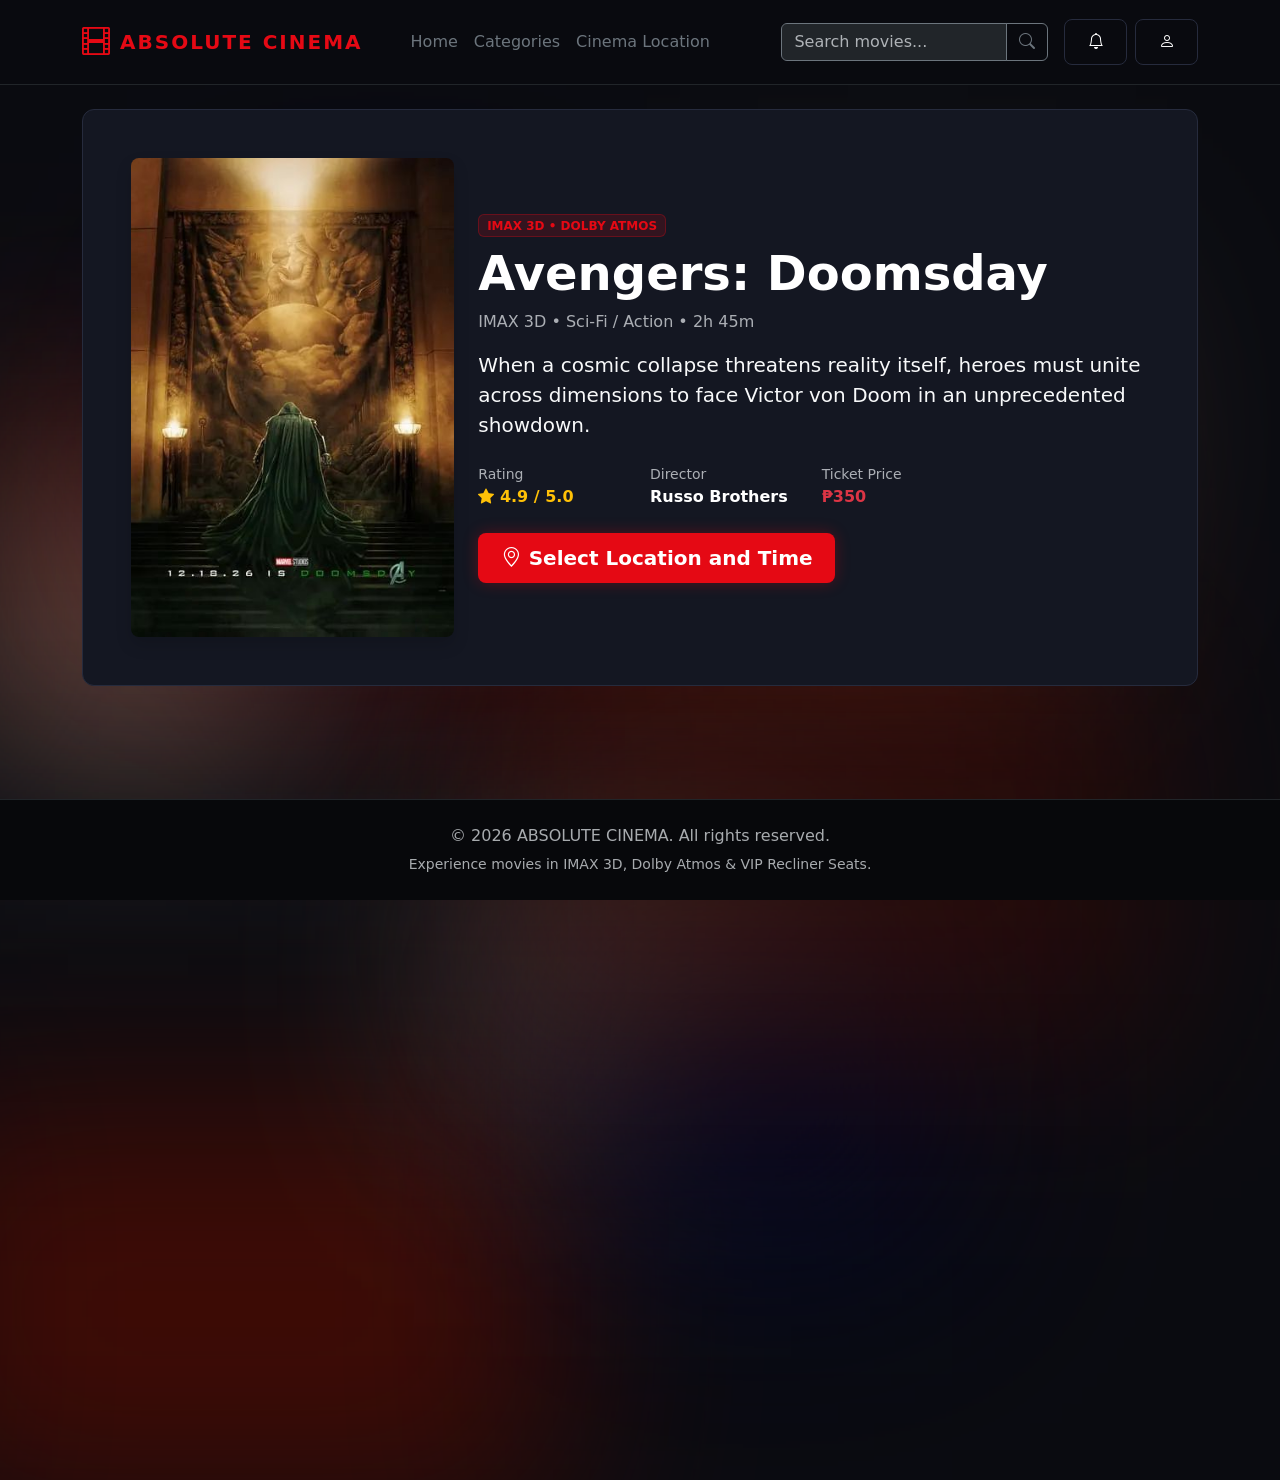
<file: movie-detail.html>
<!DOCTYPE html>
<html lang="en" data-bs-theme="dark">
<head>
  <meta charset="UTF-8">
  <meta name="viewport" content="width=device-width, initial-scale=1.0">
  <title>ABSOLUTE CINEMA</title>
  <link href="https://cdn.jsdelivr.net/npm/bootstrap@5.3.2/dist/css/bootstrap.min.css" rel="stylesheet">
  <link href="https://cdn.jsdelivr.net/npm/bootstrap-icons@1.11.1/font/bootstrap-icons.css" rel="stylesheet">
  <link rel="stylesheet" href="css/style.css">
</head>
<body>

<div class="blur-background variant-2">
  <div class="blur-rect rect-1"></div>
  <div class="blur-rect rect-2"></div>
  <div class="blur-rect rect-3"></div>
  <div class="blur-rect rect-4"></div>
  <div class="blur-rect rect-5"></div>
  <div class="blur-rect rect-6"></div>
  <div class="blur-rect rect-7"></div>
  <div class="blur-rect rect-8"></div>
</div>

  <!-- Navigation Header -->
  <nav class="navbar navbar-expand-lg sticky-top border-bottom border-dark py-3" style="background-color: rgba(10,11,16,0.95); backdrop-filter: blur(10px);">
    <div class="container">
      <a class="navbar-brand cinema-brand d-flex align-items-center gap-2" href="browse.html">
        <i class="bi bi-film fs-3"></i> ABSOLUTE CINEMA
      </a>
      <button class="navbar-toggler" type="button" data-bs-toggle="collapse" data-bs-target="#navContent">
        <span class="navbar-toggler-icon"></span>
      </button>
      <div class="collapse navbar-collapse" id="navContent">
        <ul class="navbar-nav me-auto mb-2 mb-lg-0 ms-lg-4">
          <li class="nav-item"><a class="nav-link text-secondary" href="browse.html">Home</a></li>
          <li class="nav-item"><a class="nav-link text-secondary" href="categories.html">Categories</a></li>
          <li class="nav-item"><a class="nav-link text-secondary" href="location.html">Cinema Location</a></li>
        </ul>
        <form class="d-flex me-3" action="search.html" method="GET">
          <div class="input-group">
            <input class="form-control bg-dark text-light border-secondary" type="search" name="q" placeholder="Search movies...">
            <button class="btn btn-outline-secondary" type="submit"><i class="bi bi-search"></i></button>
          </div>
        </form>
        <div class="d-flex gap-2">
          <a href="notifications.html" class="btn btn-cinema-outline position-relative"><i class="bi bi-bell"></i></a>
          <a href="profile.html" class="btn btn-cinema-outline"><i class="bi bi-person"></i></a>
        </div>
      </div>
    </div>
  </nav>
  
 <main class="py-4">
  <div class="container">
    <div class="bg-cinema-card p-4 p-md-5 mb-4">
      <div class="row g-4 align-items-center">
        <div class="col-md-4">
          <img id="detail-img" src="" class="img-fluid rounded-3 shadow" alt="Movie Poster">
        </div>
        <div class="col-md-8">
          <span id="detail-format" class="badge badge-format mb-2"></span>
          <h1 id="detail-title" class="display-5 fw-bold mb-2"></h1>
          <p id="detail-meta" class="text-muted mb-3"></p>
          <p id="detail-description" class="lead text-light mb-4"></p>
          <div class="row g-3 mb-4">
            <div class="col-6 col-sm-3">
              <small class="text-muted d-block">Rating</small>
              <span id="detail-rating" class="fw-bold text-warning"></span>
            </div>
            <div class="col-6 col-sm-3">
              <small class="text-muted d-block">Director</small>
              <span id="detail-director" class="fw-bold"></span>
            </div>
            <div class="col-6 col-sm-3">
              <small class="text-muted d-block">Ticket Price</small>
              <span id="detail-price" class="fw-bold text-danger"></span>
            </div>
          </div>
          <!-- Button forwards to showtime.html -->
          <a id="select-showtime-btn" href="showtime.html" class="btn btn-cinema btn-lg">
            <i class="bi bi-geo-alt me-2"></i>Select Location and Time
          </a>
        </div>
      </div>
    </div>
  </div>
</main>
  
  <!-- Footer -->
  <footer class="border-top border-dark py-4 mt-auto" style="background-color: #07080b;">
    <div class="container text-center text-muted">
      <p class="mb-1">&copy; 2026 ABSOLUTE CINEMA. All rights reserved.</p>
      <small>Experience movies in IMAX 3D, Dolby Atmos & VIP Recliner Seats.</small>
    </div>
  </footer>
  <script src="https://cdn.jsdelivr.net/npm/bootstrap@5.3.2/dist/js/bootstrap.bundle.min.js"></script>
  <script src="js/main.js"></script>
</body>
</html>
</file>
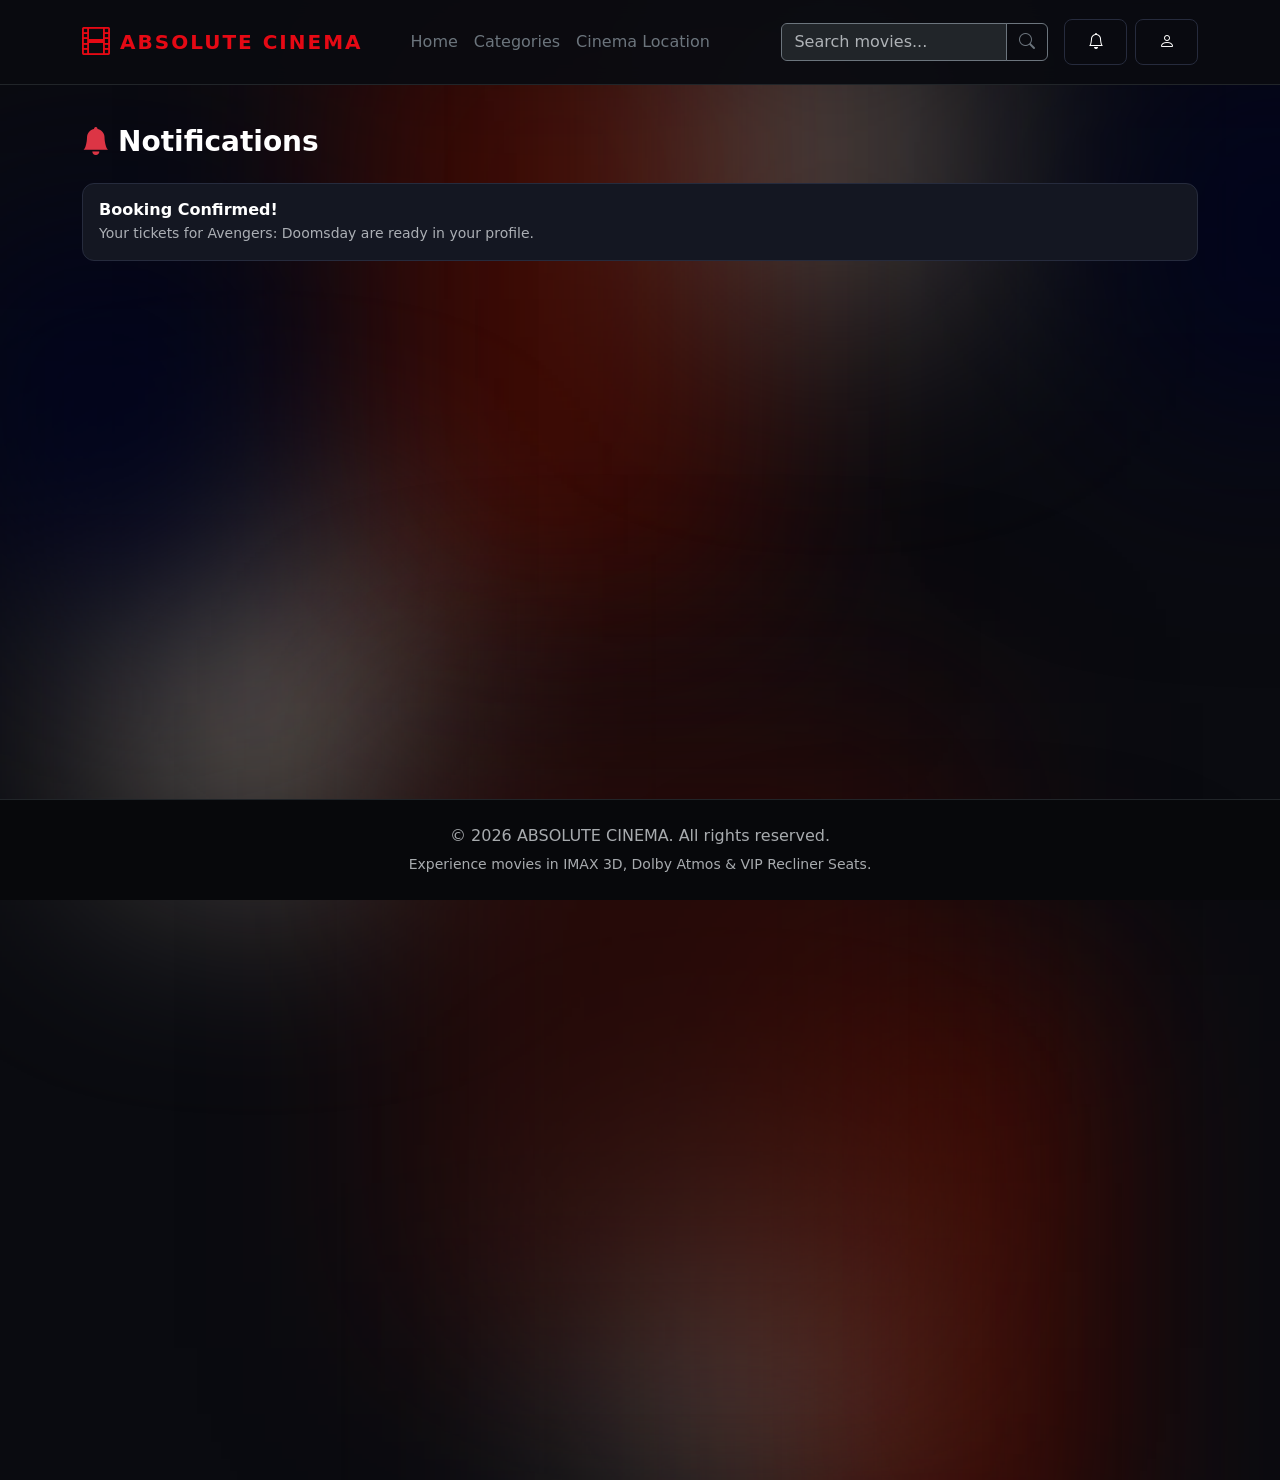
<file: notifications.html>
<!DOCTYPE html>
<html lang="en" data-bs-theme="dark">
<head>
  <meta charset="UTF-8">
  <meta name="viewport" content="width=device-width, initial-scale=1.0">
  <title>ABSOLUTE CINEMA</title>
  <link href="https://cdn.jsdelivr.net/npm/bootstrap@5.3.2/dist/css/bootstrap.min.css" rel="stylesheet">
  <link href="https://cdn.jsdelivr.net/npm/bootstrap-icons@1.11.1/font/bootstrap-icons.css" rel="stylesheet">
  <link rel="stylesheet" href="css/style.css">
</head>
<body>
<div class="blur-background variant-3">
  <div class="blur-rect rect-1"></div>
  <div class="blur-rect rect-2"></div>
  <div class="blur-rect rect-3"></div>
  <div class="blur-rect rect-4"></div>
  <div class="blur-rect rect-5"></div>
  <div class="blur-rect rect-6"></div>
  <div class="blur-rect rect-7"></div>
  <div class="blur-rect rect-8"></div>
</div>
  <!-- Navigation Header -->
  <nav class="navbar navbar-expand-lg sticky-top border-bottom border-dark py-3" style="background-color: rgba(10,11,16,0.95); backdrop-filter: blur(10px);">
    <div class="container">
      <a class="navbar-brand cinema-brand d-flex align-items-center gap-2" href="browse.html">
        <i class="bi bi-film fs-3"></i> ABSOLUTE CINEMA
      </a>
      <button class="navbar-toggler" type="button" data-bs-toggle="collapse" data-bs-target="#navContent">
        <span class="navbar-toggler-icon"></span>
      </button>
      <div class="collapse navbar-collapse" id="navContent">
        <ul class="navbar-nav me-auto mb-2 mb-lg-0 ms-lg-4">
          <li class="nav-item"><a class="nav-link text-secondary" href="browse.html">Home</a></li>
          <li class="nav-item"><a class="nav-link text-secondary" href="categories.html">Categories</a></li>
          <li class="nav-item"><a class="nav-link text-secondary" href="location.html">Cinema Location</a></li>
        </ul>
        <form class="d-flex me-3" action="search.html" method="GET">
          <div class="input-group">
            <input class="form-control bg-dark text-light border-secondary" type="search" name="q" placeholder="Search movies...">
            <button class="btn btn-outline-secondary" type="submit"><i class="bi bi-search"></i></button>
          </div>
        </form>
        <div class="d-flex gap-2">
          <a href="notifications.html" class="btn btn-cinema-outline position-relative"><i class="bi bi-bell"></i></a>
          <a href="profile.html" class="btn btn-cinema-outline"><i class="bi bi-person"></i></a>
        </div>
      </div>
    </div>
  </nav>
  <main class="py-4">

<div class="container py-3">
  <h3 class="fw-bold mb-4"><i class="bi bi-bell-fill text-danger me-2"></i>Notifications</h3>
  <div class="bg-cinema-card p-3 mb-2">
    <h6 class="fw-bold mb-1">Booking Confirmed!</h6>
    <p class="text-muted small mb-0">Your tickets for Avengers: Doomsday are ready in your profile.</p>
  </div>
</div>
  </main>
  <!-- Footer -->
  <footer class="border-top border-dark py-4 mt-auto" style="background-color: #07080b;">
    <div class="container text-center text-muted">
      <p class="mb-1">&copy; 2026 ABSOLUTE CINEMA. All rights reserved.</p>
      <small>Experience movies in IMAX 3D, Dolby Atmos & VIP Recliner Seats.</small>
    </div>
  </footer>
  <script src="https://cdn.jsdelivr.net/npm/bootstrap@5.3.2/dist/js/bootstrap.bundle.min.js"></script>
  <script src="js/main.js"></script>
</body>
</html>
</file>
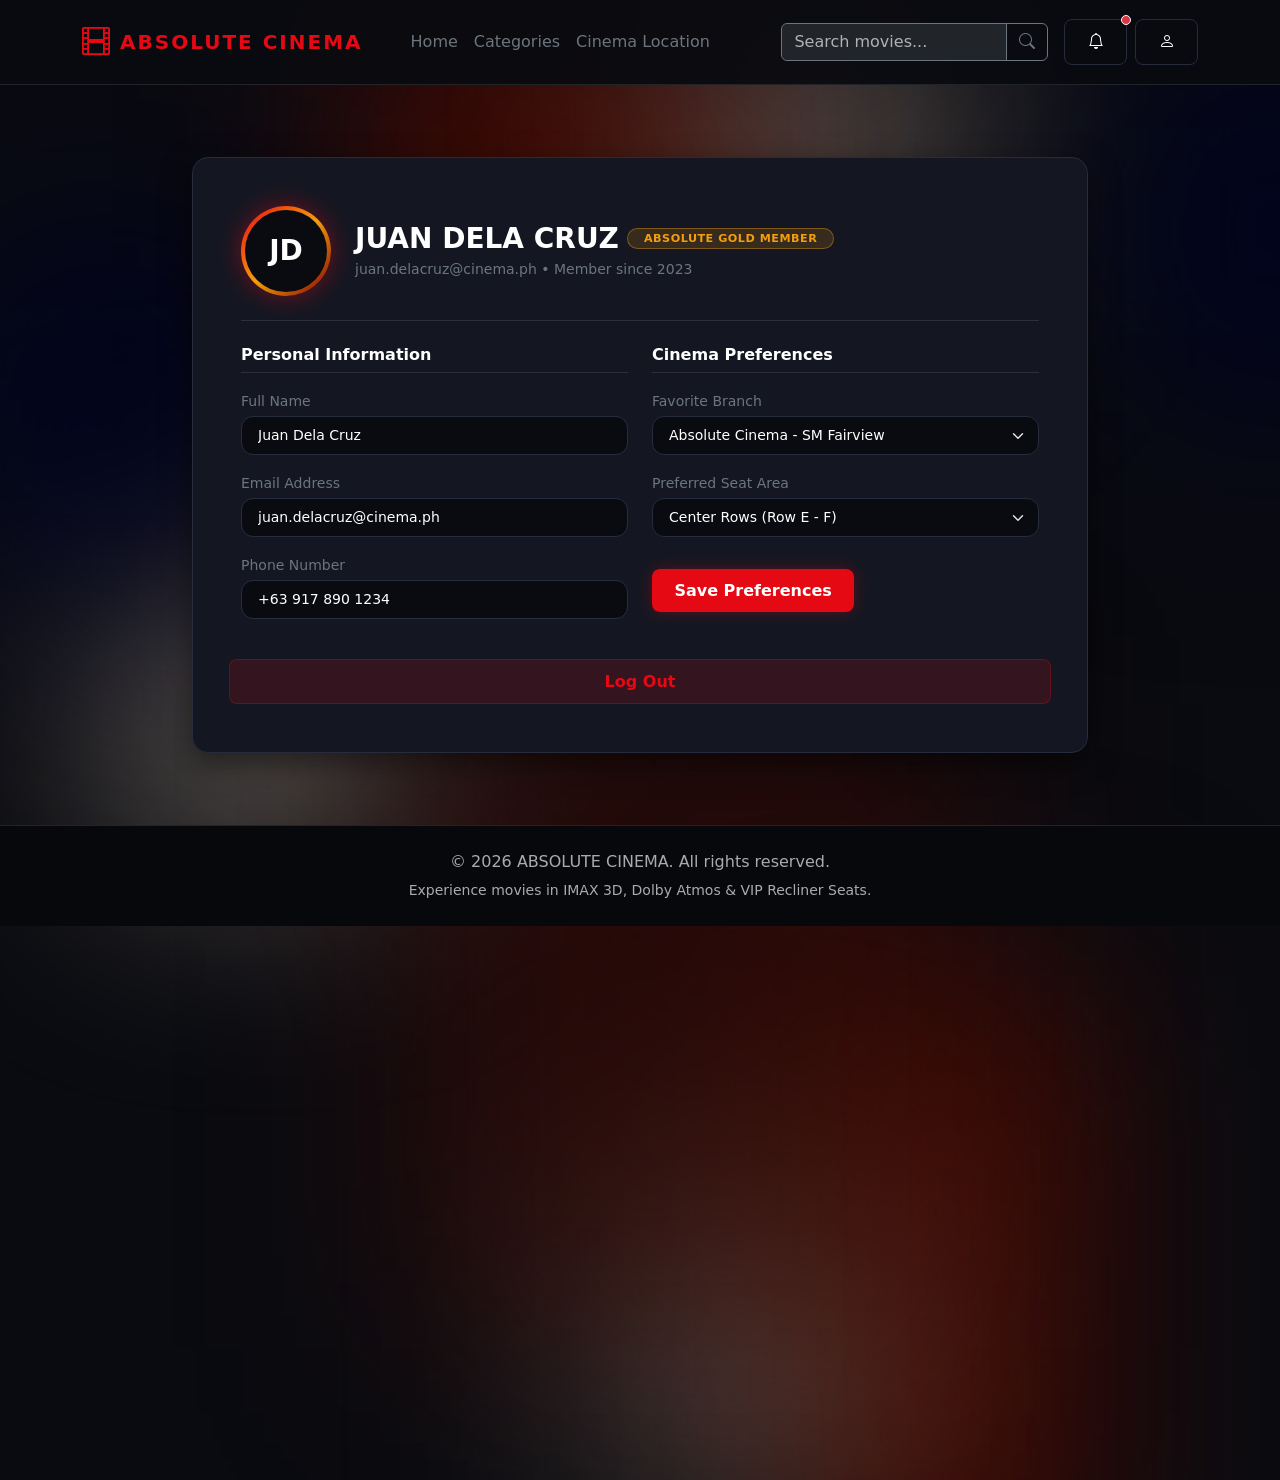
<file: profile.html>
<!DOCTYPE html>
<html lang="en" data-bs-theme="dark">
<head>
  <meta charset="UTF-8">
  <meta name="viewport" content="width=device-width, initial-scale=1.0">
  <title>ABSOLUTE CINEMA</title>
  <link href="https://cdn.jsdelivr.net/npm/bootstrap@5.3.2/dist/css/bootstrap.min.css" rel="stylesheet">
  <link href="https://cdn.jsdelivr.net/npm/bootstrap-icons@1.11.1/font/bootstrap-icons.css" rel="stylesheet">
  <link rel="stylesheet" href="css/style.css">
</head>
<body>
  
<div class="blur-background variant-3">
  <div class="blur-rect rect-1"></div>
  <div class="blur-rect rect-2"></div>
  <div class="blur-rect rect-3"></div>
  <div class="blur-rect rect-4"></div>
  <div class="blur-rect rect-5"></div>
  <div class="blur-rect rect-6"></div>
  <div class="blur-rect rect-7"></div>
  <div class="blur-rect rect-8"></div>
</div>

  <!-- Navigation Header -->
  <nav class="navbar navbar-expand-lg sticky-top border-bottom border-dark py-3" style="background-color: rgba(10,11,16,0.95); backdrop-filter: blur(10px);">
    <div class="container">
      <a class="navbar-brand cinema-brand d-flex align-items-center gap-2" href="browse.html">
        <i class="bi bi-film fs-3"></i> ABSOLUTE CINEMA
      </a>
      <button class="navbar-toggler" type="button" data-bs-toggle="collapse" data-bs-target="#navContent">
        <span class="navbar-toggler-icon"></span>
      </button>
      <div class="collapse navbar-collapse" id="navContent">
        <ul class="navbar-nav me-auto mb-2 mb-lg-0 ms-lg-4">
          <li class="nav-item"><a class="nav-link text-secondary" href="browse.html">Home</a></li>
          <li class="nav-item"><a class="nav-link text-secondary" href="categories.html">Categories</a></li>
          <li class="nav-item"><a class="nav-link text-secondary" href="location.html">Cinema Location</a></li>
        </ul>
        <form class="d-flex me-3" action="search.html" method="GET">
          <div class="input-group">
            <input class="form-control bg-dark text-light border-secondary" type="search" name="q" placeholder="Search movies...">
            <button class="btn btn-outline-secondary" type="submit"><i class="bi bi-search"></i></button>
          </div>
        </form>
        <div class="d-flex gap-2">
          <a href="notifications.html" class="btn btn-cinema-outline position-relative"><i class="bi bi-bell"></i><span class="position-absolute top-0 start-100 translate-middle p-1 bg-danger border border-light rounded-circle"></span></a>
          <a href="profile.html" class="btn btn-cinema-outline"><i class="bi bi-person"></i></a>
        </div>
      </div>
    </div>
  </nav>
  <main class="py-4">

<main class="py-5 flex-grow-1 d-flex align-items-center">
    <div class="container container-profile">

      <!-- Main Profile Glass Panel -->
      <div class="glass-panel rounded-4 p-4 p-md-5">
        
        <!-- Header Section: Avatar & User Details -->
        <div class="d-flex flex-column flex-sm-row align-items-center gap-4 border-bottom border-white border-opacity-10 pb-4 mb-4 text-center text-sm-start">
          
          <!-- Glowing Avatar -->
          <div class="avatar-glow rounded-circle p-1 flex-shrink-0">
            <div class="avatar-inner">
              JD
            </div>
          </div>

          <!-- Member Information -->
          <div class="flex-grow-1">
            <div class="d-flex flex-wrap align-items-center justify-content-center justify-content-sm-start gap-2 mb-1">
              <h3 class="fw-bold text-white mb-0 fs-3">JUAN DELA CRUZ</h3>
              <span class="badge rounded-pill badge-vip px-3 py-1">
                ABSOLUTE GOLD MEMBER
              </span>
            </div>
            <p class="text-secondary small mb-0">juan.delacruz@cinema.ph • Member since 2023</p>
          </div>
        </div>

        <!-- Details Grid -->
        <div class="row g-4">
          <!-- Personal Information Column -->
          <div class="col-md-6">
            <h5 class="fw-bold text-white border-bottom border-white border-opacity-10 pb-2 mb-3 fs-6">Personal Information</h5>
            
            <div class="mb-3">
              <label class="form-label text-secondary small mb-1">Full Name</label>
              <input type="text" value="Juan Dela Cruz" class="form-control form-control-sm custom-input py-2 px-3">
            </div>
            <div class="mb-3">
              <label class="form-label text-secondary small mb-1">Email Address</label>
              <input type="email" value="juan.delacruz@cinema.ph" class="form-control form-control-sm custom-input py-2 px-3">
            </div>
            <div class="mb-3">
              <label class="form-label text-secondary small mb-1">Phone Number</label>
              <input type="text" value="+63 917 890 1234" class="form-control form-control-sm custom-input py-2 px-3">
            </div>
          </div>

          <!-- Cinema Preferences Column -->
          <div class="col-md-6">
            <h5 class="fw-bold text-white border-bottom border-white border-opacity-10 pb-2 mb-3 fs-6">Cinema Preferences</h5>
            
            <div class="mb-3">
              <label class="form-label text-secondary small mb-1">Favorite Branch</label>
              <select class="form-select form-select-sm custom-input py-2 px-3">
                <option selected>Absolute Cinema - SM Fairview</option>
                <option>Absolute Cinema - SM Megamall</option>
                <option>Absolute Cinema - SM San Mateo</option>
                <option>Absolute Cinema - SM North EDSA</option>
                <option>Absolute Cinema - Robinsons Place Manila</option>
                <option>Absolute Cinema - Ayala Malls Manila Bay</option>
                <option>Absolute Cinema - SM City Cebu</option>
                <option>Absolute Cinema - Ayala Malls Fairview Terraces</option>
              </select>
            </div>
            <div class="mb-4">
              <label class="form-label text-secondary small mb-1">Preferred Seat Area</label>
              <select class="form-select form-select-sm custom-input py-2 px-3">
                <option selected>Center Rows (Row E - F)</option>
                <option>VIP Recliner Row (Row H)</option>
              </select>
            </div>

            <!-- Action Buttons Row -->
            <div class="d-flex align-items-center justify-content-between pt-2">
              <button type="button" class="btn btn-brand-red fw-bold">
                Save Preferences
              </button>
            </div>
          </div>
          <a href="index.html" class="btn btn-logout">Log Out</a>
        </div>

      </div>
    </div>
  </main>
  </main>
  <!-- Footer -->
  <footer class="border-top border-dark py-4 mt-auto" style="background-color: #07080b;">
    <div class="container text-center text-muted">
      <p class="mb-1">&copy; 2026 ABSOLUTE CINEMA. All rights reserved.</p>
      <small>Experience movies in IMAX 3D, Dolby Atmos & VIP Recliner Seats.</small>
    </div>
  </footer>
  <script src="https://cdn.jsdelivr.net/npm/bootstrap@5.3.2/dist/js/bootstrap.bundle.min.js"></script>
  <script src="js/main.js"></script>
</body>
</html>
</file>
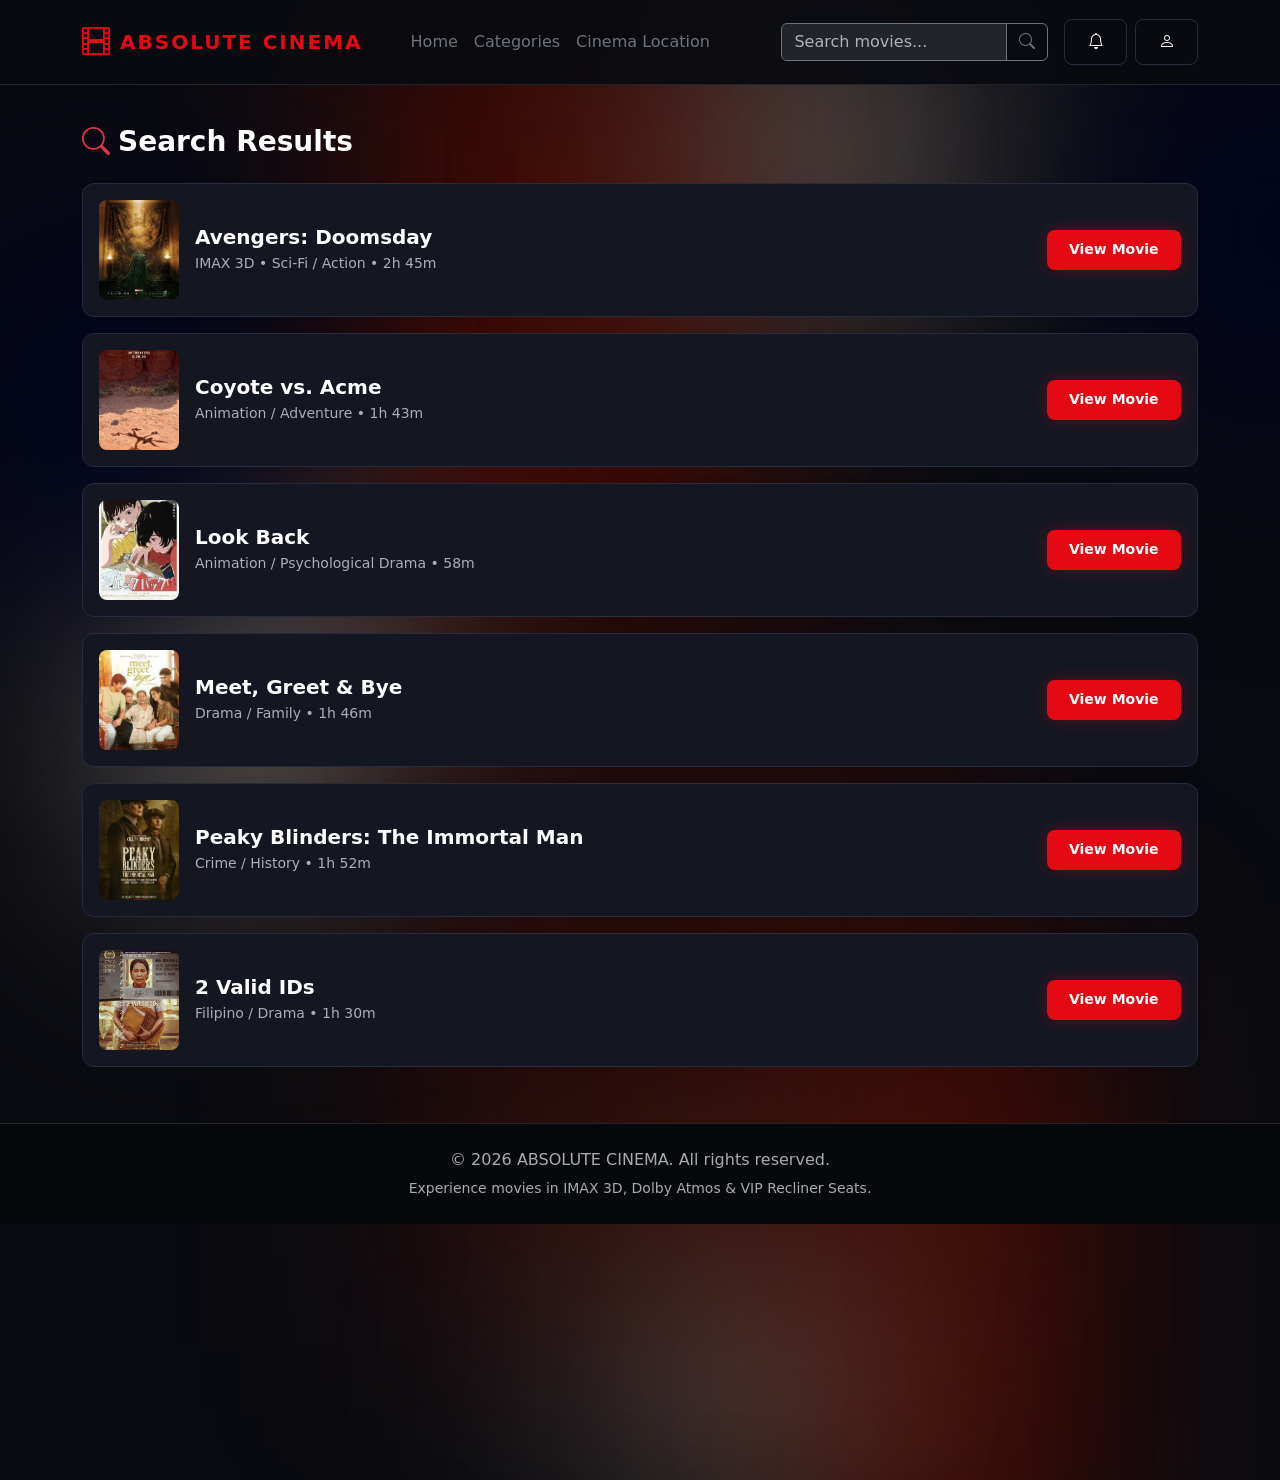
<file: search.html>
<!DOCTYPE html>
<html lang="en" data-bs-theme="dark">
<head>
  <meta charset="UTF-8">
  <meta name="viewport" content="width=device-width, initial-scale=1.0">
  <title>ABSOLUTE CINEMA</title>
  <link href="https://cdn.jsdelivr.net/npm/bootstrap@5.3.2/dist/css/bootstrap.min.css" rel="stylesheet">
  <link href="https://cdn.jsdelivr.net/npm/bootstrap-icons@1.11.1/font/bootstrap-icons.css" rel="stylesheet">
  <link rel="stylesheet" href="css/style.css">
</head>
<body>

  <div class="blur-background variant-3">
  <div class="blur-rect rect-1"></div>
  <div class="blur-rect rect-2"></div>
  <div class="blur-rect rect-3"></div>
  <div class="blur-rect rect-4"></div>
  <div class="blur-rect rect-5"></div>
  <div class="blur-rect rect-6"></div>
  <div class="blur-rect rect-7"></div>
  <div class="blur-rect rect-8"></div>
</div>

  <!-- Navigation Header -->
  <nav class="navbar navbar-expand-lg sticky-top border-bottom border-dark py-3" style="background-color: rgba(10,11,16,0.95); backdrop-filter: blur(10px);">
    <div class="container">
      <a class="navbar-brand cinema-brand d-flex align-items-center gap-2" href="browse.html">
        <i class="bi bi-film fs-3"></i> ABSOLUTE CINEMA
      </a>
      <button class="navbar-toggler" type="button" data-bs-toggle="collapse" data-bs-target="#navContent">
        <span class="navbar-toggler-icon"></span>
      </button>
      <div class="collapse navbar-collapse" id="navContent">
        <ul class="navbar-nav me-auto mb-2 mb-lg-0 ms-lg-4">
          <li class="nav-item"><a class="nav-link text-secondary" href="browse.html">Home</a></li>
          <li class="nav-item"><a class="nav-link text-secondary" href="categories.html">Categories</a></li>
          <li class="nav-item"><a class="nav-link text-secondary" href="location.html">Cinema Location</a></li>
        </ul>
        <form class="d-flex me-3" action="search.html" method="GET">
          <div class="input-group">
            <input class="form-control bg-dark text-light border-secondary" type="search" name="q" placeholder="Search movies...">
            <button class="btn btn-outline-secondary" type="submit"><i class="bi bi-search"></i></button>
          </div>
        </form>
        <div class="d-flex gap-2">
          <a href="notifications.html" class="btn btn-cinema-outline position-relative"><i class="bi bi-bell"></i></a>
          <a href="profile.html" class="btn btn-cinema-outline"><i class="bi bi-person"></i></a>
        </div>
      </div>
    </div>
  </nav>
  <main class="py-4">

<!-- CHANGED -->
<div class="container py-3">
  <h3 class="fw-bold mb-4"><i class="bi bi-search text-danger me-2"></i>Search Results</h3>
  <div id="search-results-container"></div>
</div>
  </main>
  <!-- Footer -->
  <footer class="border-top border-dark py-4 mt-auto" style="background-color: #07080b;">
    <div class="container text-center text-muted">
      <p class="mb-1">&copy; 2026 ABSOLUTE CINEMA. All rights reserved.</p>
      <small>Experience movies in IMAX 3D, Dolby Atmos & VIP Recliner Seats.</small>
    </div>
  </footer>
  <script src="https://cdn.jsdelivr.net/npm/bootstrap@5.3.2/dist/js/bootstrap.bundle.min.js"></script>
  <script src="js/main.js"></script>
</body>
</html>
</file>
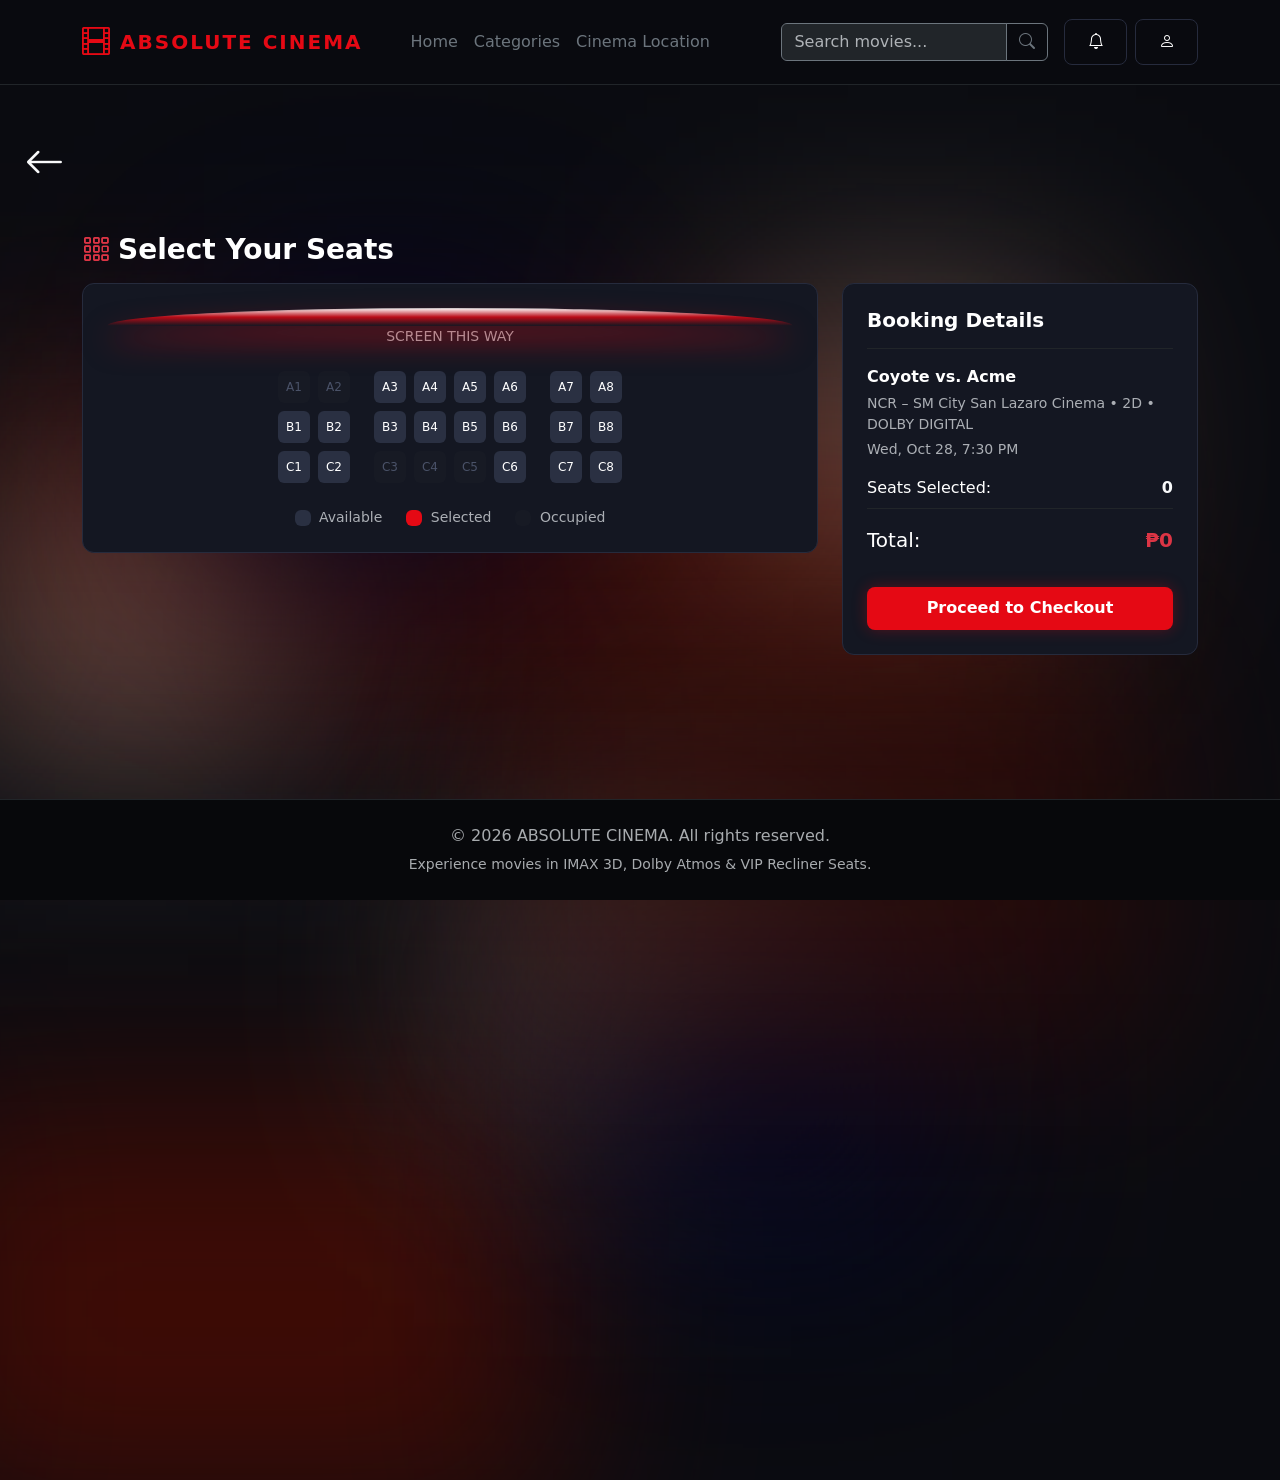
<file: select-seats.html>
<!DOCTYPE html>
<html lang="en" data-bs-theme="dark">
<head>
  <meta charset="UTF-8">
  <meta name="viewport" content="width=device-width, initial-scale=1.0">
  <title>ABSOLUTE CINEMA</title>
  <link href="https://cdn.jsdelivr.net/npm/bootstrap@5.3.2/dist/css/bootstrap.min.css" rel="stylesheet">
  <link href="https://cdn.jsdelivr.net/npm/bootstrap-icons@1.11.1/font/bootstrap-icons.css" rel="stylesheet">
  <link rel="stylesheet" href="css/style.css">
</head>
<body>
  
<div class="blur-background variant-2">
  <div class="blur-rect rect-1"></div>
  <div class="blur-rect rect-2"></div>
  <div class="blur-rect rect-3"></div>
  <div class="blur-rect rect-4"></div>
  <div class="blur-rect rect-5"></div>
  <div class="blur-rect rect-6"></div>
  <div class="blur-rect rect-7"></div>
  <div class="blur-rect rect-8"></div>
</div>

  <!-- Navigation Header -->
  <nav class="navbar navbar-expand-lg sticky-top border-bottom border-dark py-3" style="background-color: rgba(10,11,16,0.95); backdrop-filter: blur(10px);">
    <div class="container">
      <a class="navbar-brand cinema-brand d-flex align-items-center gap-2" href="browse.html">
        <i class="bi bi-film fs-3"></i> ABSOLUTE CINEMA
      </a>
      <button class="navbar-toggler" type="button" data-bs-toggle="collapse" data-bs-target="#navContent">
        <span class="navbar-toggler-icon"></span>
      </button>
      <div class="collapse navbar-collapse" id="navContent">
        <ul class="navbar-nav me-auto mb-2 mb-lg-0 ms-lg-4">
          <li class="nav-item"><a class="nav-link text-secondary" href="browse.html">Home</a></li>
          <li class="nav-item"><a class="nav-link text-secondary" href="categories.html">Categories</a></li>
          <li class="nav-item"><a class="nav-link text-secondary" href="location.html">Cinema Location</a></li>
        </ul>
        <form class="d-flex me-3" action="search.html" method="GET">
          <div class="input-group">
            <input class="form-control bg-dark text-light border-secondary" type="search" name="q" placeholder="Search movies...">
            <button class="btn btn-outline-secondary" type="submit"><i class="bi bi-search"></i></button>
          </div>
        </form>
        <div class="d-flex gap-2">
          <a href="notifications.html" class="btn btn-cinema-outline position-relative"><i class="bi bi-bell"></i></a>
          <a href="profile.html" class="btn btn-cinema-outline"><i class="bi bi-person"></i></a>
        </div>
      </div>
    </div>
  </nav>
   
  
<main class="py-4">
  
   <div class="p-4"><a href="showtime.html" class="link-light"><i class="bi bi-arrow-left fs-1"></i></a></div>
  
    <div class="container py-3">
      <h3 class="fw-bold mb-3"><i class="bi bi-grid-3x3-gap text-danger me-2"></i>Select Your Seats</h3>
      <div class="row g-4">
        <!-- Left Column: Seat Map -->
        <div class="col-lg-8">
          <div class="bg-cinema-card p-4 text-center">
            <div class="screen-indicator"></div>
            <small class="text-muted mb-4 d-block">SCREEN THIS WAY</small>

            <!-- Seat Grid Simulation -->
            <div class="d-flex flex-column align-items-center gap-2 mb-4">
              <div class="d-flex gap-2">
                <div class="seat occupied">A1</div><div class="seat occupied">A2</div>
                <div class="ms-3 seat available">A3</div><div class="seat available">A4</div><div class="seat available">A5</div><div class="seat available">A6</div>
                <div class="ms-3 seat available">A7</div><div class="seat available">A8</div>
              </div>
              <div class="d-flex gap-2">
                <div class="seat available">B1</div><div class="seat available">B2</div>
                <div class="ms-3 seat available">B3</div><div class="seat available">B4</div><div class="seat available">B5</div><div class="seat available">B6</div>
                <div class="ms-3 seat available">B7</div><div class="seat available">B8</div>
              </div>
              <div class="d-flex gap-2">
                <div class="seat available">C1</div><div class="seat available">C2</div>
                <div class="ms-3 seat occupied">C3</div><div class="seat occupied">C4</div><div class="seat occupied">C5</div><div class="seat available">C6</div>
                <div class="ms-3 seat available">C7</div><div class="seat available">C8</div>
              </div>
            </div>

            <div class="d-flex justify-content-center gap-4 text-muted small">
              <div><span class="seat d-inline-block align-middle me-1" style="width:16px;height:16px;"></span> Available</div>
              <div><span class="seat selected d-inline-block align-middle me-1" style="width:16px;height:16px;"></span> Selected</div>
              <div><span class="seat occupied d-inline-block align-middle me-1" style="width:16px;height:16px;"></span> Occupied</div>
            </div>
          </div>
        </div>

        <!-- Right Column: Booking Summary Sidebar -->
        <!-- UPDATE TO THIS: -->
        <div class="col-lg-4">
            <div class="bg-cinema-card p-4">
              <h5 class="fw-bold border-bottom border-dark pb-3 mb-3">Booking Details</h5>
              <p id="booking-movie-title" class="mb-1 fw-bold">Avengers: Doomsday</p>
              <p id="booking-movie-format" class="text-muted small mb-1">SM City San Lazaro Cinema • IMAX 3D</p>
              <p id="booking-movie-time" class="text-muted small mb-3">Today, 7:30 PM</p>
            <div class="d-flex justify-content-between my-2">
              <span>Seats Selected:</span>
              <span class="fw-bold text-light" id="selected-count">0</span>
            </div>
            <div class="d-flex justify-content-between my-2 fs-5 border-top border-dark pt-3">
              <span>Total:</span>
              <span class="fw-bold text-danger" id="total-price">₱0</span>
            </div>
            <a id="proceed-to-seats-btn" href="checkout.html" class="btn btn-cinema w-100 mt-4">Proceed to Checkout</a>
          </div>
        </div>
      </div>
    </div>
  </main>

  <!-- Footer -->
  <footer class="border-top border-dark py-4 mt-auto" style="background-color: #07080b;">
    <div class="container text-center text-muted">
      <p class="mb-1">&copy; 2026 ABSOLUTE CINEMA. All rights reserved.</p>
      <small>Experience movies in IMAX 3D, Dolby Atmos & VIP Recliner Seats.</small>
    </div>
  </footer>
  <script src="https://cdn.jsdelivr.net/npm/bootstrap@5.3.2/dist/js/bootstrap.bundle.min.js"></script>
  <script src="js/main.js"></script>
</body>
</html>
</file>
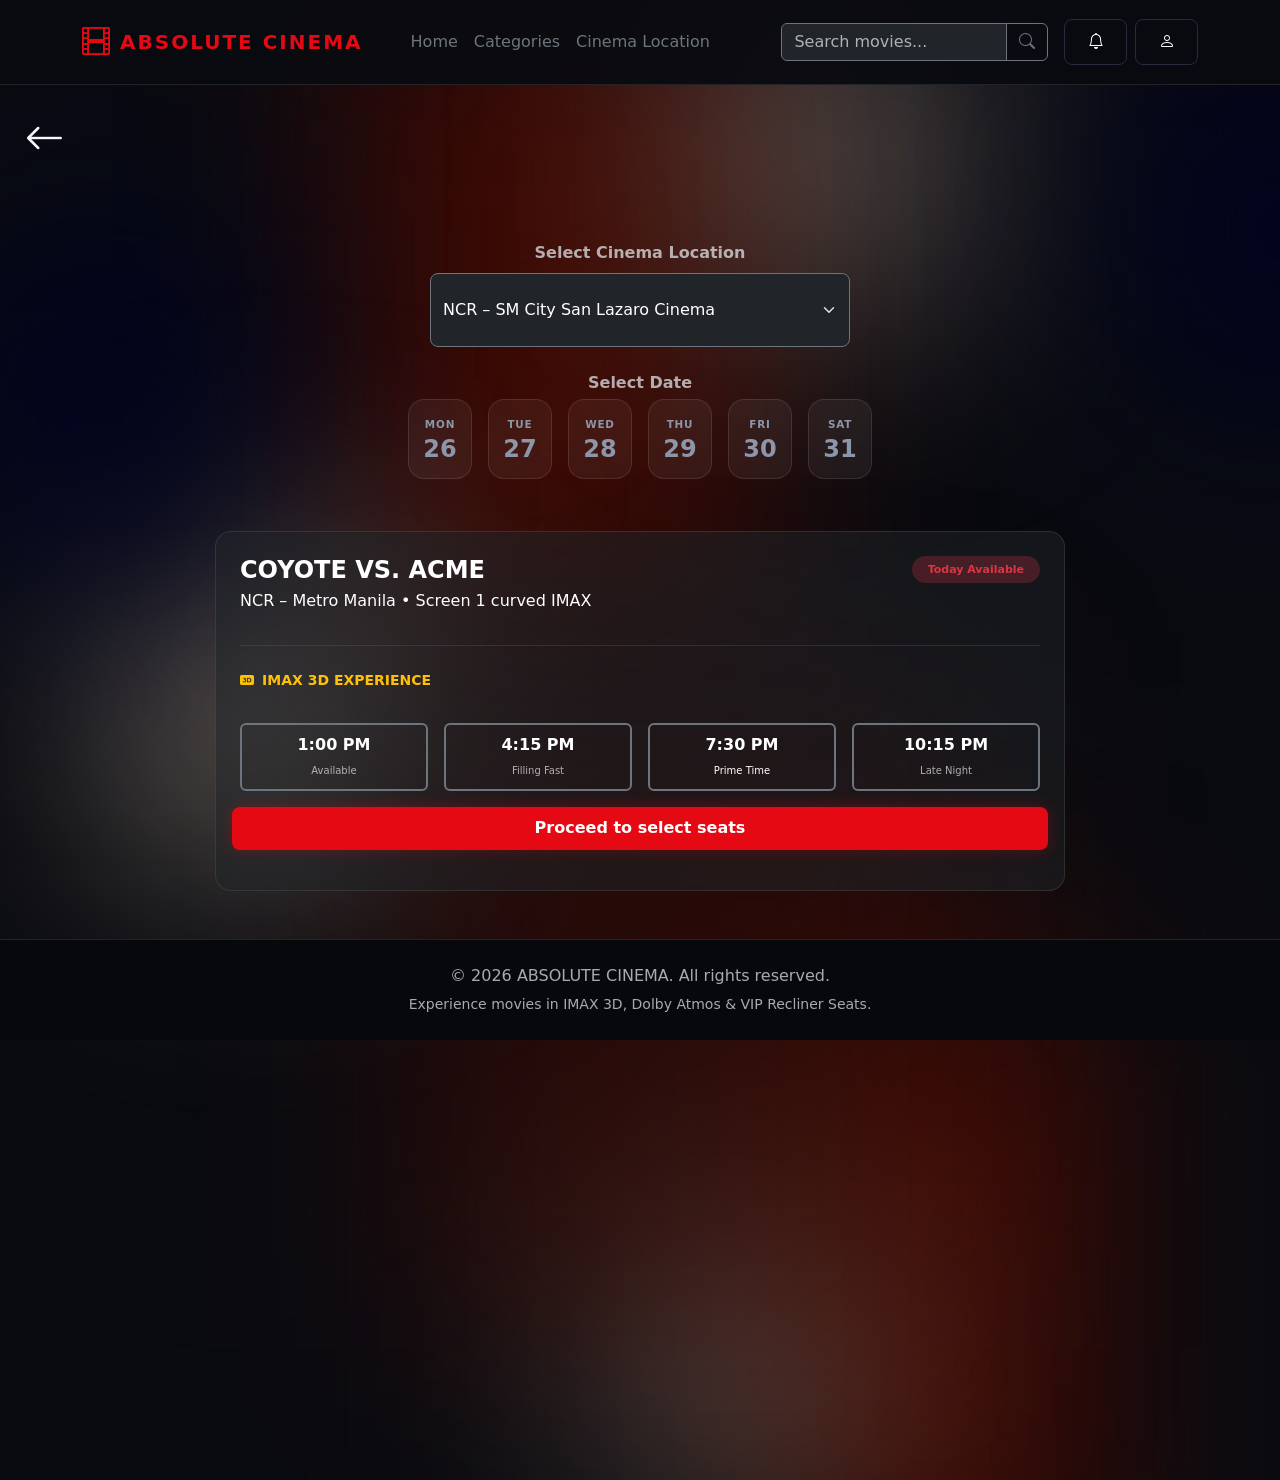
<file: showtime.html>
<!DOCTYPE html>
<html lang="en" data-bs-theme="dark">
<head>
  <meta charset="UTF-8">
  <meta name="viewport" content="width=device-width, initial-scale=1.0">
  <title>ABSOLUTE CINEMA</title>
  <link href="https://cdn.jsdelivr.net/npm/bootstrap@5.3.2/dist/css/bootstrap.min.css" rel="stylesheet">
  <link href="https://cdn.jsdelivr.net/npm/bootstrap-icons@1.11.1/font/bootstrap-icons.css" rel="stylesheet">
  <link rel="stylesheet" href="css/style.css">
</head>
<body>

<div class="blur-background variant-3">
  <div class="blur-rect rect-1"></div>
  <div class="blur-rect rect-2"></div>
  <div class="blur-rect rect-3"></div>
  <div class="blur-rect rect-4"></div>
  <div class="blur-rect rect-5"></div>
  <div class="blur-rect rect-6"></div>
  <div class="blur-rect rect-7"></div>
  <div class="blur-rect rect-8"></div>
</div>

  <!-- Navigation Header -->
  <nav class="navbar navbar-expand-lg sticky-top border-bottom border-dark py-3" style="background-color: rgba(10,11,16,0.95); backdrop-filter: blur(10px);">
    <div class="container">
      <a class="navbar-brand cinema-brand d-flex align-items-center gap-2" href="browse.html">
        <i class="bi bi-film fs-3"></i> ABSOLUTE CINEMA
      </a>
      <button class="navbar-toggler" type="button" data-bs-toggle="collapse" data-bs-target="#navContent">
        <span class="navbar-toggler-icon"></span>
      </button>
      <div class="collapse navbar-collapse" id="navContent">
        <ul class="navbar-nav me-auto mb-2 mb-lg-0 ms-lg-4">
          <li class="nav-item"><a class="nav-link text-secondary" href="browse.html">Home</a></li>
          <li class="nav-item"><a class="nav-link text-secondary" href="categories.html">Categories</a></li>
          <li class="nav-item"><a class="nav-link text-secondary" href="location.html">Cinema Location</a></li>
        </ul>
        <form class="d-flex me-3" action="search.html" method="GET">
          <div class="input-group">
            <input class="form-control bg-dark text-light border-secondary" type="search" name="q" placeholder="Search movies...">
            <button class="btn btn-outline-secondary" type="submit"><i class="bi bi-search"></i></button>
          </div>
        </form>
        <div class="d-flex gap-2">
          <a href="notifications.html" class="btn btn-cinema-outline position-relative"><i class="bi bi-bell"></i></a>
          <a href="profile.html" class="btn btn-cinema-outline"><i class="bi bi-person"></i></a>
        </div>
      </div>
    </div>
  </nav>
  
  <div class="p-4"><a href="browse.html" class="link-light"><i class="bi bi-arrow-left fs-1"></i></a></div>    
    
  <main class="pt-5 py-5">  
    
     <!-- Cinema Branch Selector -->
    <div class="text-center mx-auto mb-4" style="max-width: 420px;"> 
    				<label class="d-block text-xs fw-semibold text-muted mb-2">Select Cinema Location</label>    
      		<select id="showtime-location-select" onchange="updateShowtimes()" class="form-select bg-dark text-white border-secondary rounded-3 py-4">
 			       ‎<option value="SM City San Lazaro Cinema">NCR – SM City San Lazaro Cinema</option>
      		  <option value="SM City Sta. Mesa Cinema">NCR – SM City Sta. Mesa Cinema</option>
      		  ‎<option value="SM City Fairview Cinema">NCR – SM City Fairview Cinema</option>
      		  <option value="SM City Manila Cinema">NCR – SM City Manila Cinema</option>
      		  <option value="Ayala Malls Circuit Cinema">NCR – Ayala Malls Circuit Cinema</option>
      		  ‎<option value="SM Mall of Asia IMAX Cinema">NCR – SM Mall of Asia IMAX Cinema</option>
      		  <option value="Ayala Malls Feliz Cinema">NCR – Ayala Malls Feliz Cinema</option>
      		</select>
    </div>
            <!-- Interactive Horizontal Date Picker Strip -->
            <div class="mt-4">
                <span class="d-block text-muted fw-semibold text-center">Select Date</span>
              <div id="date-picker-strip" class="d-flex justify-content-center gap-3 overflow-x-auto py-1">
              		<!-- Interactive dates injected via JS -->
              </div> 
            </div>

            <!-- Showtime card container -->
            <div class="mt-5 bg-dark bg-opacity-50 rounded-4 border border-secondary border-opacity-25 p-4 max-w-4xl mx-auto" style="max-width: 850px">
            			          
            <!-- IMAX 3D Experience Slots -->
				            <div class="d-flex justify-content-between align-items-start border-bottom border-secondary border-opacity-25 pb-3 mb-4">
								            <div>  
								         			   <h4 id="showtime-movie-title" class="fw-bold mb-1">AVENGERS: DOOMSDAY</h4>
								            				<p id="showtime-cinema-name" class="text-xs text-brand-textMuted">NCR – Metro Manila • Screen 1 curved IMAX</p>
								            </div>
				            <span class="badge bg-danger bg-opacity-25 text-danger px-3 py-2 rounded-pill fw-bold" style="font-size: 11px;">Today Available</span>
				            </div>
              
				            <div class="mb-3">
				              <div class="d-flex align-items-center gap-2 text-warning fw-bold mb-3 small">
				                <i class="bi bi-badge-3d-fill"></i>
				                <span>IMAX 3D EXPERIENCE</span>
				              </div>
				                    
				              <div class="mt-3 row g-3">
				                <div class="col-6 col-sm-3">
				                  <button type="button" data-time="1:00 PM" onclick="selectTimeSlot('1:00 PM', 'IMAX 3D', this)" class="btn btn-outline-secondary border-2 text-white w-100 py-2">
				                    <span class="d-block fw-bold">1:00 PM</span>
				                    <small class="text-muted" style="font-size: 10px;">Available</small>
				                  </button>
				                </div>
				                
				                <div class="col-6 col-sm-3">
				                  <button type="button" data-time="4:15 PM" onclick="selectTimeSlot('4:15 PM', 'IMAX 3D', this)" class="btn btn-outline-secondary border-2 text-white w-100 py-2">
				                    <span class="d-block fw-bold">4:15 PM</span>
				                    <small class="text-muted" style="font-size: 10px;">Filling Fast</small>
				                  </button>
				                </div>
				                
				                <div class="col-6 col-sm-3">
				                  <button type="button" data-time="7:30 PM" onclick="selectTimeSlot('7:30 PM', 'IMAX 3D', this)" class="btn btn-outline-secondary border-2 text-white w-100 py-2">
				                    <span class="d-block fw-bold">7:30 PM</span>
				                    <small class="text-white" style="font-size: 10px;">Prime Time</small>
				                  </button>
				                </div>
				                
				                <div class="col-6 col-sm-3">
				                  <button type="button" data-time="10:15 PM" onclick="selectTimeSlot('10:15 PM', 'IMAX 3D', this)" class="btn btn-outline-secondary border-2 text-white w-100 py-2">
				                    <span class="d-block fw-bold">10:15 PM</span>
				                    <small class="text-muted" style="font-size: 10px;">Late Night</small>
				                  </button>
				                </div>	
				                
				                								<a id="proceed-to-seats-btn" href="select-seats.html" class="btn btn-cinema">Proceed to select seats</a> 
				                </div>
           								</div>
            
    </main>
  
  <!-- Footer -->
  <footer class="border-top border-dark py-4 mt-auto" style="background-color: #07080b;">
    <div class="container text-center text-muted">
      <p class="mb-1">&copy; 2026 ABSOLUTE CINEMA. All rights reserved.</p>
      <small>Experience movies in IMAX 3D, Dolby Atmos & VIP Recliner Seats.</small>
    </div>
  </footer>
  <script src="https://cdn.jsdelivr.net/npm/bootstrap@5.3.2/dist/js/bootstrap.bundle.min.js"></script>
  <script src="js/main.js"></script>
</body>
</html>
</file>
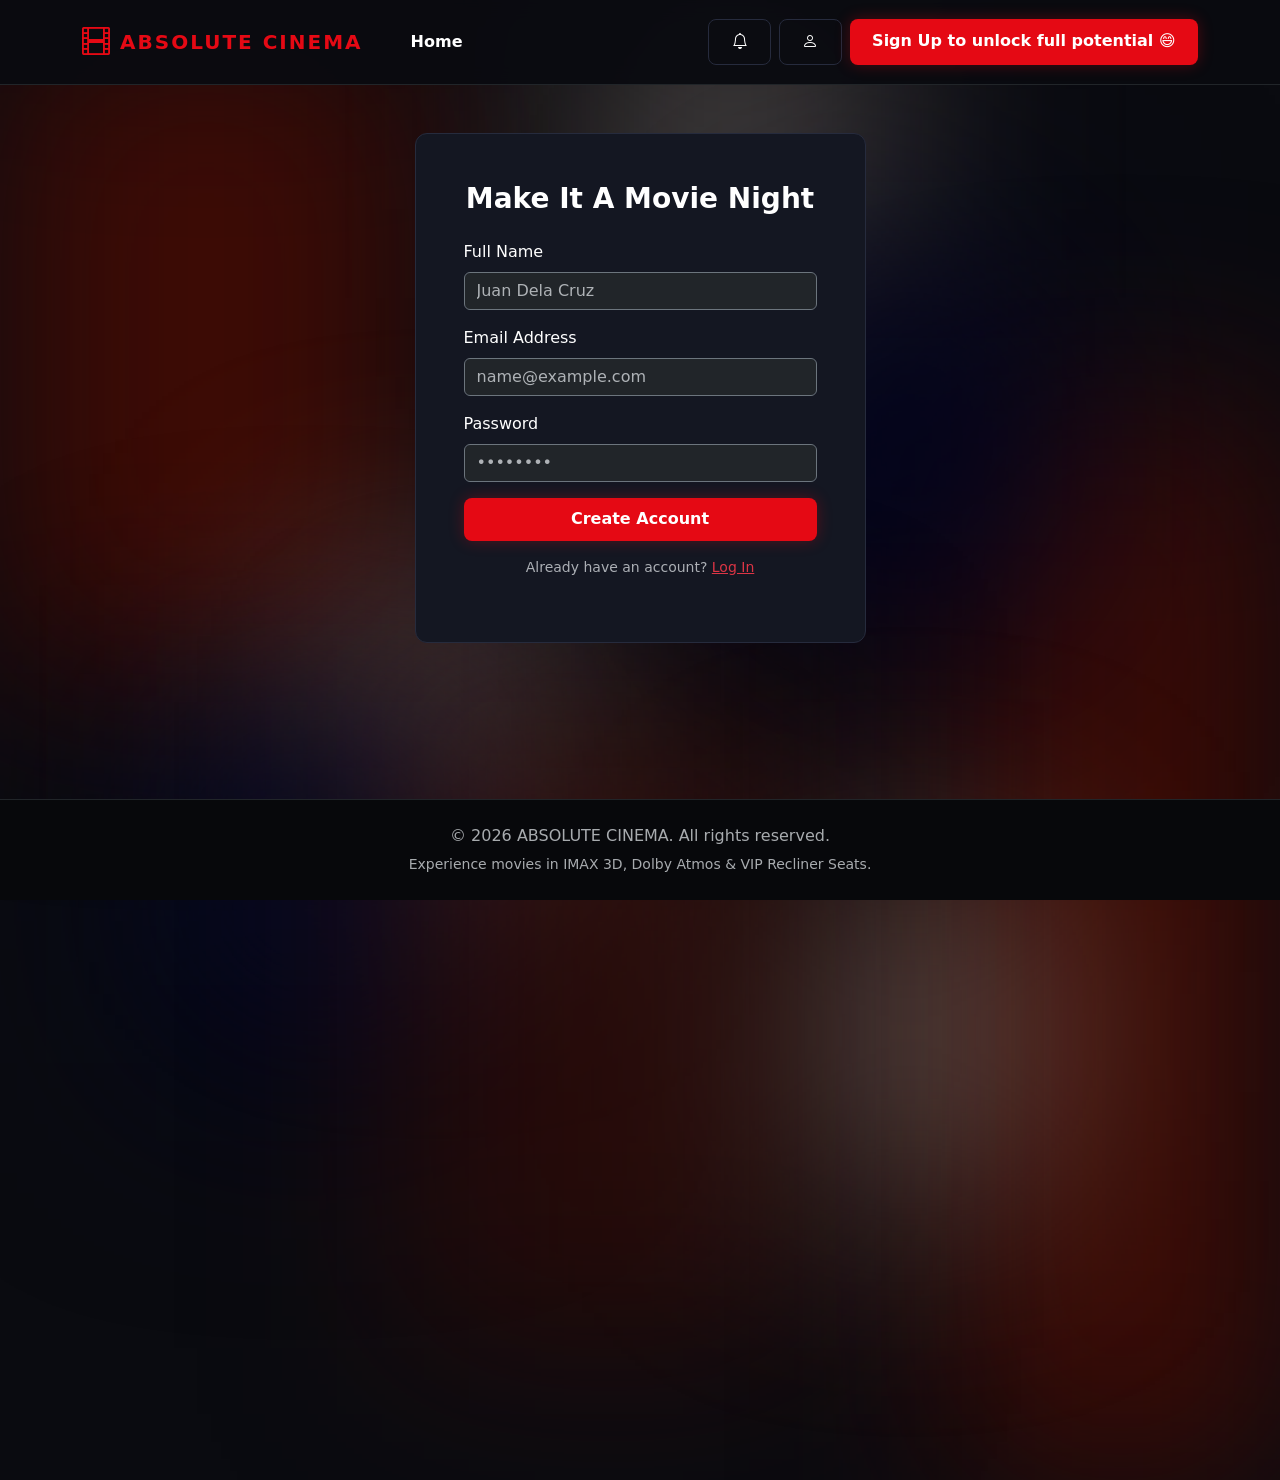
<file: signup.html>
<!DOCTYPE html>
<html lang="en" data-bs-theme="dark">
<head>
  <meta charset="UTF-8">
  <meta name="viewport" content="width=device-width, initial-scale=1.0">
  <title>ABSOLUTE CINEMA</title>
  <link href="https://cdn.jsdelivr.net/npm/bootstrap@5.3.2/dist/css/bootstrap.min.css" rel="stylesheet">
  <link href="https://cdn.jsdelivr.net/npm/bootstrap-icons@1.11.1/font/bootstrap-icons.css" rel="stylesheet">
  <link rel="stylesheet" href="css/style.css">
</head>
<body>
  
<div class="blur-background">
  <div class="blur-rect rect-1"></div>
  <div class="blur-rect rect-2"></div>
  <div class="blur-rect rect-3"></div>
  <div class="blur-rect rect-4"></div>
  <div class="blur-rect rect-5"></div>
  <div class="blur-rect rect-6"></div>
  <div class="blur-rect rect-7"></div>
  <div class="blur-rect rect-8"></div>
</div>

  <!-- Navigation Header -->

<nav class="navbar navbar-expand-lg sticky-top border-bottom border-dark py-3" style="background-color: rgba(10,11,16,0.95); backdrop-filter: blur(10px);">
    <div class="container">
      <a class="navbar-brand cinema-brand d-flex align-items-center gap-2" href="index.html">
        <i class="bi bi-film fs-3"></i> ABSOLUTE CINEMA
      </a>
      <button class="navbar-toggler" type="button" data-bs-toggle="collapse" data-bs-target="#navContent">
        <span class="navbar-toggler-icon"></span>
      </button>
      <div class="collapse navbar-collapse" id="navContent">
        <ul class="navbar-nav me-auto mb-2 mb-lg-0 ms-lg-4">
          <li class="nav-item"><a class="nav-link active fw-bold text-white" href="index.html">Home</a></li>  
        </ul>
        <div class="d-flex gap-2">
          <a href="signup.html" class="btn btn-cinema-outline position-relative"><i class="bi bi-bell"></i></a>
          <a href="signup.html" class="btn btn-cinema-outline"><i class="bi bi-person"></i></a>
          <a href="signup.html" class="btn btn-cinema">Sign Up to unlock full potential 😄</a>
        </div>
      </div>
    </div>
  </nav>

  <main class="py-4">

<div class="container py-4">
  <div class="row justify-content-center">
    <div class="col-md-5">
      <div class="bg-cinema-card p-4 p-md-5">
        <h3 class="fw-bold mb-4 text-center">Make It A Movie Night</h3>
        <form action="login.html">
          <div class="mb-3">
            <label class="form-label">Full Name</label>
            <input type="text" class="form-control bg-dark text-light border-secondary" placeholder="Juan Dela Cruz" required>
          </div>
          <div class="mb-3">
            <label class="form-label">Email Address</label>
            <input type="email" class="form-control bg-dark text-light border-secondary" placeholder="name@example.com" required>
          </div>
          <div class="mb-3">
            <label class="form-label">Password</label>
            <input type="password" class="form-control bg-dark text-light border-secondary" placeholder="••••••••" required>
          </div>
          <button type="submit" class="btn btn-cinema w-100 mb-3">Create Account</button>
          <p class="text-center text-muted small">Already have an account? <a href="login.html" class="text-danger">Log In</a></p>
        </form>
      </div>
    </div>
  </div>
</div>
  </main>
  <!-- Footer -->
  <footer class="border-top border-dark py-4 mt-auto" style="background-color: #07080b;">
    <div class="container text-center text-muted">
      <p class="mb-1">&copy; 2026 ABSOLUTE CINEMA. All rights reserved.</p>
      <small>Experience movies in IMAX 3D, Dolby Atmos & VIP Recliner Seats.</small>
    </div>
  </footer>
  <script src="https://cdn.jsdelivr.net/npm/bootstrap@5.3.2/dist/js/bootstrap.bundle.min.js"></script>
  <script src="js/main.js"></script>
</body>
</html>
</file>
<file: css/style.css>
:root {
  --bg-dark: #0a0b10;
  --bg-card: #141722;
  --bg-card-hover: #1e2232;
  --border-color: #262b3d;
  --primary-red: #e50914;
  --primary-red-hover: #f6121d;
  --text-muted: #8c96ab;
}

/* ==========================================
   BASE AMBIENT LAYER BLUR CONTAINER
   ========================================== */

.blur-background {
  position: absolute;
  top: 0;
  left: 0;
  width: 100%;
  height: 100%;
  min-height: 1480px;
  overflow: hidden;
  z-index: -1;
  pointer-events: none;
  background-color: #0a0b10;
}

.blur-rect {
  position: absolute;
  pointer-events: none;
}

/* ==========================================
   DEFAULT / VARIANT 1 (FIGMA CO-ORDINATES)
   ========================================== */

.blur-background .rect-1 {
  left: 0%; right: 67.81%; top: 1.82%; bottom: 54.53%;
  background: #3D0B05; filter: blur(99.5px);
}
.blur-background .rect-2 {
  left: 75.13%; right: 0%; top: 27.77%; bottom: 0%;
  background: #3D0B05; filter: blur(99.5px);
}
.blur-background .rect-3 {
  left: 23.65%; right: 56.57%; top: 39.53%; bottom: 40.34%;
  background: rgba(215, 198, 178, 0.38); filter: blur(118.25px);
}
.blur-background .rect-4 {
  left: 47.55%; right: 32.67%; top: 0%; bottom: 79.86%;
  background: rgba(215, 198, 178, 0.38); filter: blur(118.25px);
}
.blur-background .rect-5 {
  left: 59.04%; right: 17.01%; top: 17.57%; bottom: 58.04%;
  background: #000320; filter: blur(117.25px);
}
.blur-background .rect-6 {
  left: 12.22%; right: 63.84%; top: 47.43%; bottom: 28.18%;
  background: #000320; filter: blur(117.25px);
}
.blur-background .rect-7 {
  left: 61.12%; right: 19.1%; top: 59.66%; bottom: 20.2%;
  background: rgba(215, 198, 178, 0.38); filter: blur(118.25px);
}
.blur-background .rect-8 {
  left: 31.46%; right: 36.35%; top: 47.43%; bottom: 8.92%;
  background: rgba(61, 11, 5, 0.56); filter: blur(99.5px);
}

/* ==========================================
   VARIANT 2 (FIGMA CO-ORDINATES)
   ========================================== */

.blur-background.variant-2 .rect-1 {
  left: 1.86%; right: 65.96%; top: 66.59%; bottom: -10.24%;
  background: #3D0B05; filter: blur(99.5px); transform: rotate(-89.85deg);
}
.blur-background.variant-2 .rect-2 {
  left: 28.48%; right: 46.65%; top: 0.07%; bottom: 27.7%;
  background: #3D0B05; filter: blur(99.5px); transform: rotate(-89.85deg);
}
.blur-background.variant-2 .rect-3 {
  left: 40.32%; right: 39.91%; top: 55.65%; bottom: 24.22%;
  background: rgba(215, 198, 178, 0.38); filter: blur(118.25px); transform: rotate(-89.85deg);
}
.blur-background.variant-2 .rect-4 {
  left: 0.12%; right: 80.1%; top: 32.08%; bottom: 47.79%;
  background: rgba(215, 198, 178, 0.38); filter: blur(118.25px); transform: rotate(-89.85deg);
}
.blur-background.variant-2 .rect-5 {
  left: 18.05%; right: 58.01%; top: 16.75%; bottom: 58.86%;
  background: #000320; filter: blur(117.25px); transform: rotate(-89.85deg);
}
.blur-background.variant-2 .rect-6 {
  left: 48.34%; right: 27.72%; top: 62.81%; bottom: 12.8%;
  background: #000320; filter: blur(117.25px); transform: rotate(-89.85deg);
}
.blur-background.variant-2 .rect-7 {
  left: 60.92%; right: 19.3%; top: 18.91%; bottom: 60.96%;
  background: rgba(215, 198, 178, 0.38); filter: blur(118.25px); transform: rotate(-89.85deg);
}
.blur-background.variant-2 .rect-8 {
  left: 48.39%; right: 19.43%; top: 35.82%; bottom: 20.53%;
  background: rgba(61, 11, 5, 0.56); filter: blur(99.5px); transform: rotate(-89.85deg);
}

/* ==========================================
   VARIANT 3 (FIGMA CO-ORDINATES)
   ========================================== */

.blur-background.variant-3 .rect-1 {
  left: 27.37%; right: 40.45%; top: -1.66%; bottom: 58.01%;
  background: #3D0B05; filter: blur(99.5px); transform: none;
}
.blur-background.variant-3 .rect-2 {
  left: 61.11%; right: 14.04%; top: 65.91%; bottom: -9.97%;
  background: #3D0B05; filter: blur(99.5px); transform: none;
}
.blur-background.variant-3 .rect-3 {
  left: 10.33%; right: 69.89%; top: 37.4%; bottom: 42.47%;
  background: rgba(215, 198, 178, 0.53); filter: blur(118.25px); transform: none;
}
.blur-background.variant-3 .rect-4 {
  left: 55.35%; right: 24.87%; top: 0.03%; bottom: 79.83%;
  background: rgba(215, 198, 178, 0.38); filter: blur(118.25px); transform: none;
}
.blur-background.variant-3 .rect-5 {
  left: 88.01%; right: -11.95%; top: 3.41%; bottom: 72.2%;
  background: #000320; filter: blur(117.25px); transform: none;
}
.blur-background.variant-3 .rect-6 {
  left: -3.71%; right: 79.77%; top: 15.64%; bottom: 59.97%;
  background: #000320; filter: blur(117.25px); transform: none;
}
.blur-background.variant-3 .rect-7 {
  left: 47.26%; right: 32.96%; top: 79.9%; bottom: -0.03%;
  background: rgba(215, 198, 178, 0.38); filter: blur(118.25px); transform: none;
}
.blur-background.variant-3 .rect-8 {
  left: 31.46%; right: 23.94%; top: 47.47%; bottom: 8.89%;
  background: rgba(61, 11, 5, 0.56); filter: blur(99.5px); transform: none;
}

// Location CSS
.cinema-region-card {
  background-color: #0b0d14;
  border: 1px solid rgba(255, 255, 255, 0.12);
  border-radius: 8px;
  overflow: hidden;
}

.cinema-region-toggle {
  background: transparent;
  border: none;
  color: #ffffff;
  text-align: left;
}

.branch-details-content {
  background-color: #12151f;
  border: 1px solid rgba(255, 255, 255, 0.18);
}

.btn-details-toggle {
  font-size: 0.85rem;
}


body {
  background-color: var(--bg-dark);
  color: #ffffff;
  font-family: 'Segoe UI', system-ui, -apple-system, sans-serif;
  min-height: 100vh;
  display: flex;
  flex-direction: column;
}

main {
  flex: 1;
}

/* Layout Containers */
.nav-cinema {
  background-color: rgba(10, 11, 16, 0.95);
  backdrop-filter: blur(10px);
}

.footer-cinema {
  background-color: #07080b;
}

.container-profile {
  max-width: 920px;
}

/* Cards & Glass Panels */
.bg-cinema-card {
  background-color: var(--bg-card);
  border: 1px solid var(--border-color);
  border-radius: 12px;
}

.glass-panel {
  background-color: var(--bg-card);
  border: 1px solid var(--border-color);
  box-shadow: 0 10px 30px rgba(0, 0, 0, 0.5);
  backdrop-filter: blur(12px);
}

/* Glowing Avatar Ring */
.avatar-glow {
  width: 90px;
  height: 90px;
  padding: 3px;
  background: linear-gradient(135deg, var(--primary-red), #f59e0b, #800000);
  box-shadow: 0 0 25px rgba(229, 9, 20, 0.45);
}

.avatar-inner {
  width: 100%;
  height: 100%;
  border-radius: 50%;
  background-color: var(--bg-dark);
  display: flex;
  align-items: center;
  justify-content: center;
  font-weight: 700;
  font-size: 1.75rem;
  color: #ffffff;
}

/* Points Card & VIP Badges */
.points-card {
  background-color: var(--bg-dark);
  min-width: 140px;
}

.text-points-label {
  font-size: 0.65rem;
}

.text-brand-red {
  color: var(--primary-red) !important;
}

.badge-vip {
  background-color: rgba(245, 158, 11, 0.15);
  color: #f59e0b;
  border: 1px solid rgba(245, 158, 11, 0.4);
  font-size: 0.7rem;
  letter-spacing: 0.5px;
}

/* Form Controls */
.custom-input {
  background-color: var(--bg-dark) !important;
  border: 1px solid var(--border-color) !important;
  color: #ffffff !important;
  border-radius: 0.75rem;
}

.custom-input:focus {
  border-color: var(--primary-red) !important;
  box-shadow: 0 0 10px rgba(229, 9, 20, 0.3) !important;
}

/* Buttons */
.btn-brand-red,
.btn-cinema {
  background-color: var(--primary-red);
  color: #ffffff;
  font-weight: 600;
  border: none;
  border-radius: 8px;
  padding: 0.6rem 1.4rem;
  box-shadow: 0 0 15px rgba(229, 9, 20, 0.3);
  transition: all 0.2s ease;
}

.btn-brand-red:hover,
.btn-cinema:hover {
  background-color: var(--primary-red-hover);
  color: #ffffff;
  box-shadow: 0 0 20px rgba(229, 9, 20, 0.6);
}

.btn-cinema-outline {
  background-color: transparent;
  color: #ffffff;
  border: 1px solid var(--border-color);
  border-radius: 8px;
  padding: 0.6rem 1.4rem;
}

.btn-cinema-outline:hover {
  background-color: var(--bg-card-hover);
  color: #ffffff;
}

.btn-logout {
  background-color: rgba(229, 9, 20, 0.15);
  color: var(--primary-red);
  border: 1px solid rgba(229, 9, 20, 0.3);
  font-weight: 600;
  border-radius: 8px;
  padding: 0.6rem 1.4rem;
  transition: all 0.2s ease;
  text-decoration: none;
}

.btn-logout:hover {
  background-color: var(--primary-red);
  color: #ffffff;
}

/* Other Cinema Component Styles */
.cinema-brand {
  font-weight: 800;
  letter-spacing: 2px;
  color: var(--primary-red);
}

.poster-card {
  position: relative;
  overflow: hidden;
  border-radius: 12px;
  transition: transform 0.3s ease, box-shadow 0.3s ease;
}

.poster-card:hover {
  transform: translateY(-5px);
  box-shadow: 0 10px 20px rgba(0,0,0,0.5);
}

.poster-img {
  width: 100%;
  height: 320px;
  object-fit: cover;
  border-radius: 12px;
}

.screen-indicator {
  height: 18px;
  background: linear-gradient(180deg, #ffffff 0%, rgba(229, 9, 20, 0.8) 50%, rgba(229, 9, 20, 0) 100%);
  border-radius: 50% 50% 0 0 / 100% 100% 0 0;
  box-shadow: 0 15px 30px rgba(229, 9, 20, 0.5);
  transform: rotateX(-10deg);
}

.seat {
  width: 32px;
  height: 32px;
  border-radius: 6px;
  background-color: #2a3042;
  cursor: pointer;
  display: flex;
  align-items: center;
  justify-content: center;
  font-size: 0.75rem;
  user-select: none;
  transition: all 0.2s;
}

.seat.available:hover {
  background-color: #5d3b3d;
}

.seat.selected {
  background-color: var(--primary-red);
  color: #fff;
}

.seat.occupied {
  background-color: #171a24;
  color: #4a5268;
  cursor: not-allowed;
}

.badge-format {
  background-color: rgba(229, 9, 20, 0.15);
  color: var(--primary-red);
  border: 1px solid rgba(229, 9, 20, 0.3);
}

/* ==========================================
   DATE PICKER STRIP
   ========================================== */

#date-picker-strip {
  display: flex;
  gap: 0.75rem;
  overflow-x: auto;
  overflow-y: hidden;
  padding: 0.5rem 0 1rem;
  scrollbar-width: none;
  -ms-overflow-style: none;
}

#date-picker-strip::-webkit-scrollbar {
  display: none;
}

/* Date Buttons */
.date-btn {
  flex-shrink: 0;
  width: 4rem;
  height: 5rem;
  border-radius: 1rem;
  display: flex;
  flex-direction: column;
  align-items: center;
  justify-content: center;
  gap: 0.25rem;
  background: rgba(255, 255, 255, 0.05);
  color: var(--text-muted);
  border: 1px solid rgba(255, 255, 255, 0.1);
  cursor: pointer;
  transition: all 0.25s ease;
}

/* Hover State */
.date-btn:hover:not(.active) {
  background: var(--bg-card-hover);
  color: #ffffff;
  border-color: rgba(229, 9, 20, 0.4);
  transform: translateY(-2px);
}

/* Active State */
.date-btn.active {
  background: var(--primary-red);
  color: #ffffff;
  border-color: var(--primary-red);
  box-shadow: 0 0 20px rgba(229, 9, 20, 0.4);
}

/* Day Label */
.date-btn span:first-child {
  font-size: 0.65rem;
  font-weight: 800;
  letter-spacing: 0.8px;
}

/* Date Number */
.date-btn span:last-child {
  font-size: 1.5rem;
  font-weight: 800;
  line-height: 1;
}

/* Active Hover */
.date-btn.active:hover {
  background: var(--primary-red-hover);
  box-shadow: 0 0 25px rgba(229, 9, 20, 0.6);
}

/* Keyboard Focus */
.date-btn:focus-visible {
  outline: 2px solid #ffffff;
  outline-offset: 3px;
}
</file>
